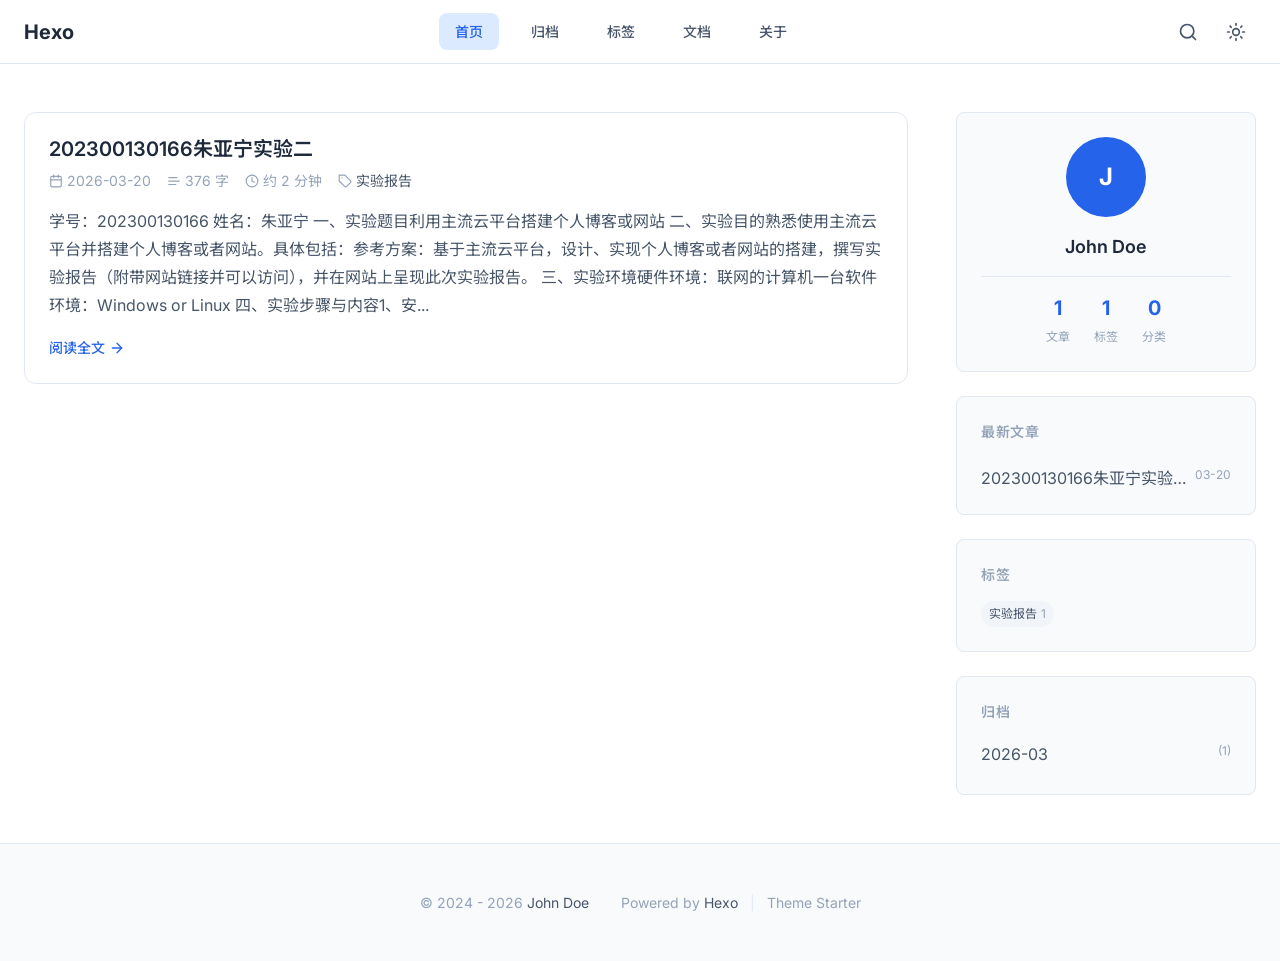
<file: index.html>
<!DOCTYPE html>
<html lang="en" data-theme="light">
<head>
  <meta charset="UTF-8">
<meta name="viewport" content="width=device-width, initial-scale=1.0">
<meta http-equiv="X-UA-Compatible" content="ie=edge">

<!-- 标题 -->
<title>Hexo</title>

<!-- 网站描述 -->
<meta name="description" content="">
<meta name="keywords" content="">
<meta name="author" content="John Doe">

<!-- Open Graph -->
<meta property="og:type" content="website">
<meta property="og:title" content="Hexo">
<meta property="og:description" content="">
<meta property="og:url" content="http://example.com/index.html">
<meta property="og:site_name" content="Hexo">


<!-- Favicon -->

<link rel="icon" href="/images/favicon.ico">


<!-- 预连接 -->
<link rel="preconnect" href="https://fonts.googleapis.com">
<link rel="preconnect" href="https://fonts.gstatic.com" crossorigin>

<!-- 字体 -->
<link href="https://fonts.googleapis.com/css2?family=Inter:wght@400;500;600;700&family=Noto+Sans+SC:wght@400;500;700&family=JetBrains+Mono:wght@400;500&display=swap" rel="stylesheet">

<!-- 样式表 -->

<link rel="stylesheet" href="/css/style.css">


<!-- RSS -->


<!-- 规范链接 -->
<link rel="canonical" href="http://example.com/index.html">

<!-- 主题色 -->
<meta name="theme-color" content="#2563eb" media="(prefers-color-scheme: light)">
<meta name="theme-color" content="#1e293b" media="(prefers-color-scheme: dark)">

<!-- 自定义样式变量 -->
<style>
  :root {
    --primary-color: #2563eb;
  }
</style>

<meta name="generator" content="Hexo 8.1.1"></head>
<body>
  <header class="site-header">
  <div class="header-container">
    <!-- Logo / 站点标题 -->
    <div class="site-brand">
      <a href="/" class="site-logo">
        
          <span class="site-title">Hexo</span>
        
      </a>
    </div>

    <!-- 导航菜单 -->
    <nav class="site-nav">
      <ul class="nav-list">
        
          <li class="nav-item">
            <a href="/" 
               class="nav-link active">
              首页
            </a>
          </li>
        
          <li class="nav-item">
            <a href="/archives" 
               class="nav-link ">
              归档
            </a>
          </li>
        
          <li class="nav-item">
            <a href="/tags" 
               class="nav-link ">
              标签
            </a>
          </li>
        
          <li class="nav-item">
            <a href="/docs/" 
               class="nav-link ">
              文档
            </a>
          </li>
        
          <li class="nav-item">
            <a href="/about" 
               class="nav-link ">
              关于
            </a>
          </li>
        
      </ul>
    </nav>

    <!-- 工具栏 -->
    <div class="header-tools">
      <!-- 搜索按钮 -->
      
        <button class="tool-btn search-toggle" aria-label="搜索" title="搜索">
          <svg xmlns="http://www.w3.org/2000/svg" width="20" height="20" viewBox="0 0 24 24" fill="none" stroke="currentColor" stroke-width="2" stroke-linecap="round" stroke-linejoin="round">
            <circle cx="11" cy="11" r="8"></circle>
            <path d="m21 21-4.3-4.3"></path>
          </svg>
        </button>
      

      <!-- 主题切换 -->
      
        <button class="tool-btn theme-toggle" aria-label="切换主题" title="切换主题">
          <svg class="icon-sun" xmlns="http://www.w3.org/2000/svg" width="20" height="20" viewBox="0 0 24 24" fill="none" stroke="currentColor" stroke-width="2" stroke-linecap="round" stroke-linejoin="round">
            <circle cx="12" cy="12" r="4"></circle>
            <path d="M12 2v2"></path>
            <path d="M12 20v2"></path>
            <path d="m4.93 4.93 1.41 1.41"></path>
            <path d="m17.66 17.66 1.41 1.41"></path>
            <path d="M2 12h2"></path>
            <path d="M20 12h2"></path>
            <path d="m6.34 17.66-1.41 1.41"></path>
            <path d="m19.07 4.93-1.41 1.41"></path>
          </svg>
          <svg class="icon-moon" xmlns="http://www.w3.org/2000/svg" width="20" height="20" viewBox="0 0 24 24" fill="none" stroke="currentColor" stroke-width="2" stroke-linecap="round" stroke-linejoin="round">
            <path d="M12 3a6 6 0 0 0 9 9 9 9 0 1 1-9-9Z"></path>
          </svg>
        </button>
      

      <!-- 移动端菜单按钮 -->
      <button class="tool-btn menu-toggle" aria-label="菜单" title="菜单">
        <svg xmlns="http://www.w3.org/2000/svg" width="20" height="20" viewBox="0 0 24 24" fill="none" stroke="currentColor" stroke-width="2" stroke-linecap="round" stroke-linejoin="round">
          <line x1="4" x2="20" y1="12" y2="12"></line>
          <line x1="4" x2="20" y1="6" y2="6"></line>
          <line x1="4" x2="20" y1="18" y2="18"></line>
        </svg>
      </button>
    </div>
  </div>

  <!-- 移动端导航 -->
  <div class="mobile-nav">
    <ul class="mobile-nav-list">
      
        <li class="mobile-nav-item">
          <a href="/" 
             class="mobile-nav-link active">
            首页
          </a>
        </li>
      
        <li class="mobile-nav-item">
          <a href="/archives" 
             class="mobile-nav-link ">
            归档
          </a>
        </li>
      
        <li class="mobile-nav-item">
          <a href="/tags" 
             class="mobile-nav-link ">
            标签
          </a>
        </li>
      
        <li class="mobile-nav-item">
          <a href="/docs/" 
             class="mobile-nav-link ">
            文档
          </a>
        </li>
      
        <li class="mobile-nav-item">
          <a href="/about" 
             class="mobile-nav-link ">
            关于
          </a>
        </li>
      
    </ul>
  </div>
</header>

  
  <main class="main-content">
    <div class="container">
      <div class="page-layout blog-layout">
  <div class="content-wrapper">
    <!-- 文章列表 -->
    <div class="post-list">
      
        <article class="post-card">
          <!-- 封面图 -->
          
          
          <div class="post-card-content">
            <!-- 标题 -->
            <h2 class="post-title">
              <a href="/2026/03/20/202300130166%E6%9C%B1%E4%BA%9A%E5%AE%81%E5%AE%9E%E9%AA%8C%E4%BA%8C/">202300130166朱亚宁实验二</a>
            </h2>
            
            <!-- 元信息 -->
            <div class="post-meta">
  <!-- 发布日期 -->
  <span class="meta-item meta-date">
    <svg xmlns="http://www.w3.org/2000/svg" width="14" height="14" viewBox="0 0 24 24" fill="none" stroke="currentColor" stroke-width="2" stroke-linecap="round" stroke-linejoin="round">
      <rect width="18" height="18" x="3" y="4" rx="2" ry="2"></rect>
      <line x1="16" x2="16" y1="2" y2="6"></line>
      <line x1="8" x2="8" y1="2" y2="6"></line>
      <line x1="3" x2="21" y1="10" y2="10"></line>
    </svg>
    <time datetime="2026-03-20">
      2026-03-20
    </time>
  </span>

  <!-- 更新日期 -->
  

  <!-- 字数统计 -->
  
    <span class="meta-item meta-wordcount">
      <svg xmlns="http://www.w3.org/2000/svg" width="14" height="14" viewBox="0 0 24 24" fill="none" stroke="currentColor" stroke-width="2" stroke-linecap="round" stroke-linejoin="round">
        <path d="M17 6.1H3"></path>
        <path d="M21 12.1H3"></path>
        <path d="M15.1 18H3"></path>
      </svg>
      
      376 字
    </span>
  

  <!-- 阅读时间 -->
  
    <span class="meta-item meta-readtime">
      <svg xmlns="http://www.w3.org/2000/svg" width="14" height="14" viewBox="0 0 24 24" fill="none" stroke="currentColor" stroke-width="2" stroke-linecap="round" stroke-linejoin="round">
        <circle cx="12" cy="12" r="10"></circle>
        <polyline points="12 6 12 12 16 14"></polyline>
      </svg>
      
      约 2 分钟
    </span>
  

  <!-- 标签（仅在列表页显示前几个） -->
  
    <span class="meta-item meta-tags">
      <svg xmlns="http://www.w3.org/2000/svg" width="14" height="14" viewBox="0 0 24 24" fill="none" stroke="currentColor" stroke-width="2" stroke-linecap="round" stroke-linejoin="round">
        <path d="M12 2H2v10l9.29 9.29c.94.94 2.48.94 3.42 0l6.58-6.58c.94-.94.94-2.48 0-3.42L12 2Z"></path>
        <path d="M7 7h.01"></path>
      </svg>
      
        <a href="/tags/%E5%AE%9E%E9%AA%8C%E6%8A%A5%E5%91%8A/">实验报告</a>
      
    </span>
  
</div>

            
            <!-- 摘要 -->
            <div class="post-excerpt">
              
                学号：202300130166     姓名：朱亚宁
一、实验题目利用主流云平台搭建个人博客或网站
二、实验目的熟悉使用主流云平台并搭建个人博客或者网站。具体包括：参考方案：基于主流云平台，设计、实现个人博客或者网站的搭建，撰写实验报告（附带网站链接并可以访问），并在网站上呈现此次实验报告。
三、实验环境硬件环境：联网的计算机一台软件环境：Windows or Linux
四、实验步骤与内容1、安...
              
            </div>
            
            <!-- 阅读更多 -->
            <a href="/2026/03/20/202300130166%E6%9C%B1%E4%BA%9A%E5%AE%81%E5%AE%9E%E9%AA%8C%E4%BA%8C/" class="read-more">
              阅读全文
              <svg xmlns="http://www.w3.org/2000/svg" width="16" height="16" viewBox="0 0 24 24" fill="none" stroke="currentColor" stroke-width="2" stroke-linecap="round" stroke-linejoin="round">
                <path d="M5 12h14"></path>
                <path d="m12 5 7 7-7 7"></path>
              </svg>
            </a>
          </div>
        </article>
      
    </div>

    <!-- 分页 -->
    

  </div>

  <!-- 侧边栏 -->
  <aside class="blog-sidebar">
  <!-- 作者信息 -->
  <div class="sidebar-widget author-widget">
    <div class="author-avatar">
      
        <div class="avatar-placeholder">
          J
        </div>
      
    </div>
    <h3 class="author-name">John Doe</h3>
    <p class="author-desc"></p>
    <div class="author-stats">
      <div class="stat-item">
        <span class="stat-count">1</span>
        <span class="stat-label">文章</span>
      </div>
      <div class="stat-item">
        <span class="stat-count">1</span>
        <span class="stat-label">标签</span>
      </div>
      <div class="stat-item">
        <span class="stat-count">0</span>
        <span class="stat-label">分类</span>
      </div>
    </div>
  </div>

  <!-- 最新文章 -->
  
    <div class="sidebar-widget recent-posts-widget">
      <h3 class="widget-title">最新文章</h3>
      <ul class="recent-posts-list">
        
          <li class="recent-post-item">
            <a href="/2026/03/20/202300130166%E6%9C%B1%E4%BA%9A%E5%AE%81%E5%AE%9E%E9%AA%8C%E4%BA%8C/">
              <span class="recent-post-title">202300130166朱亚宁实验二</span>
              <span class="recent-post-date">03-20</span>
            </a>
          </li>
        
      </ul>
    </div>
  

  <!-- 标签云 -->
  
    <div class="sidebar-widget tags-widget">
      <h3 class="widget-title">标签</h3>
      <div class="sidebar-tags">
        
          <a href="/tags/%E5%AE%9E%E9%AA%8C%E6%8A%A5%E5%91%8A/" class="sidebar-tag">
            实验报告<span class="tag-count">1</span>
          </a>
        
      </div>
    </div>
  

  <!-- 归档 -->
  
    <div class="sidebar-widget archives-widget">
      <h3 class="widget-title">归档</h3>
      <ul class="archives-list">
        
        
          <li class="archive-item">
            <a href="/archives/2026/03/">
              <span class="archive-date">2026-03</span>
              <span class="archive-count">(1)</span>
            </a>
          </li>
        
      </ul>
    </div>
  
</aside>

</div>

    </div>
  </main>

  <footer class="site-footer">
  <div class="footer-container">
    <div class="footer-content">
      <!-- 版权信息 -->
      <div class="footer-copyright">
        <p>
          &copy; 
          
            2024 - 
          
          2026 
          <a href="/">John Doe</a>
        </p>
      </div>

      <!-- 社交链接 -->
      
        <div class="footer-social">
          
          
          
        </div>
      

      <!-- 技术支持 -->
      <div class="footer-powered">
        <p>
          Powered by <a href="https://hexo.io" target="_blank" rel="noopener noreferrer">Hexo</a>
          <span class="separator">|</span>
          Theme Starter
        </p>
      </div>

      <!-- 备案信息 -->
      

      <!-- 自定义内容 -->
      
    </div>
  </div>
</footer>

  
  <!-- 搜索模态框 -->
  
    <div id="search-modal" class="search-modal">
  <div class="search-container">
    <!-- 搜索头部 -->
    <div class="search-header">
      <div class="search-input-wrapper">
        <svg class="search-icon" xmlns="http://www.w3.org/2000/svg" width="20" height="20" viewBox="0 0 24 24" fill="none" stroke="currentColor" stroke-width="2" stroke-linecap="round" stroke-linejoin="round">
          <circle cx="11" cy="11" r="8"></circle>
          <path d="m21 21-4.3-4.3"></path>
        </svg>
        <input 
          type="text" 
          id="search-input" 
          class="search-input" 
          placeholder="搜索文章、文档..." 
          autocomplete="off"
          autofocus
        >
        <button class="search-close" aria-label="关闭">
          <svg xmlns="http://www.w3.org/2000/svg" width="20" height="20" viewBox="0 0 24 24" fill="none" stroke="currentColor" stroke-width="2" stroke-linecap="round" stroke-linejoin="round">
            <path d="M18 6 6 18"></path>
            <path d="m6 6 12 12"></path>
          </svg>
        </button>
      </div>
      <div class="search-shortcut">
        <kbd>ESC</kbd> 关闭
        <span class="shortcut-divider">|</span>
        <kbd>↑</kbd><kbd>↓</kbd> 导航
        <span class="shortcut-divider">|</span>
        <kbd>Enter</kbd> 打开
      </div>
    </div>

    <!-- 搜索结果 -->
    <div id="search-results" class="search-results">
      <div class="search-tip">输入关键词开始搜索</div>
    </div>

    <!-- 搜索页脚 -->
    <div class="search-footer">
      <span class="search-footer-text">
        <kbd>Ctrl</kbd> + <kbd>K</kbd> 快速搜索
      </span>
    </div>
  </div>
</div>

  

  <!-- 站点配置 -->
  <script>
    window.STARTER_CONFIG = {
      root: '/',
      searchEnabled: true
    };
  </script>

  <!-- 主脚本 -->
  
<script src="/js/main.js"></script>

  
  
    
<script src="/js/search.js"></script>

  
  
  
</body>
</html>
</file>
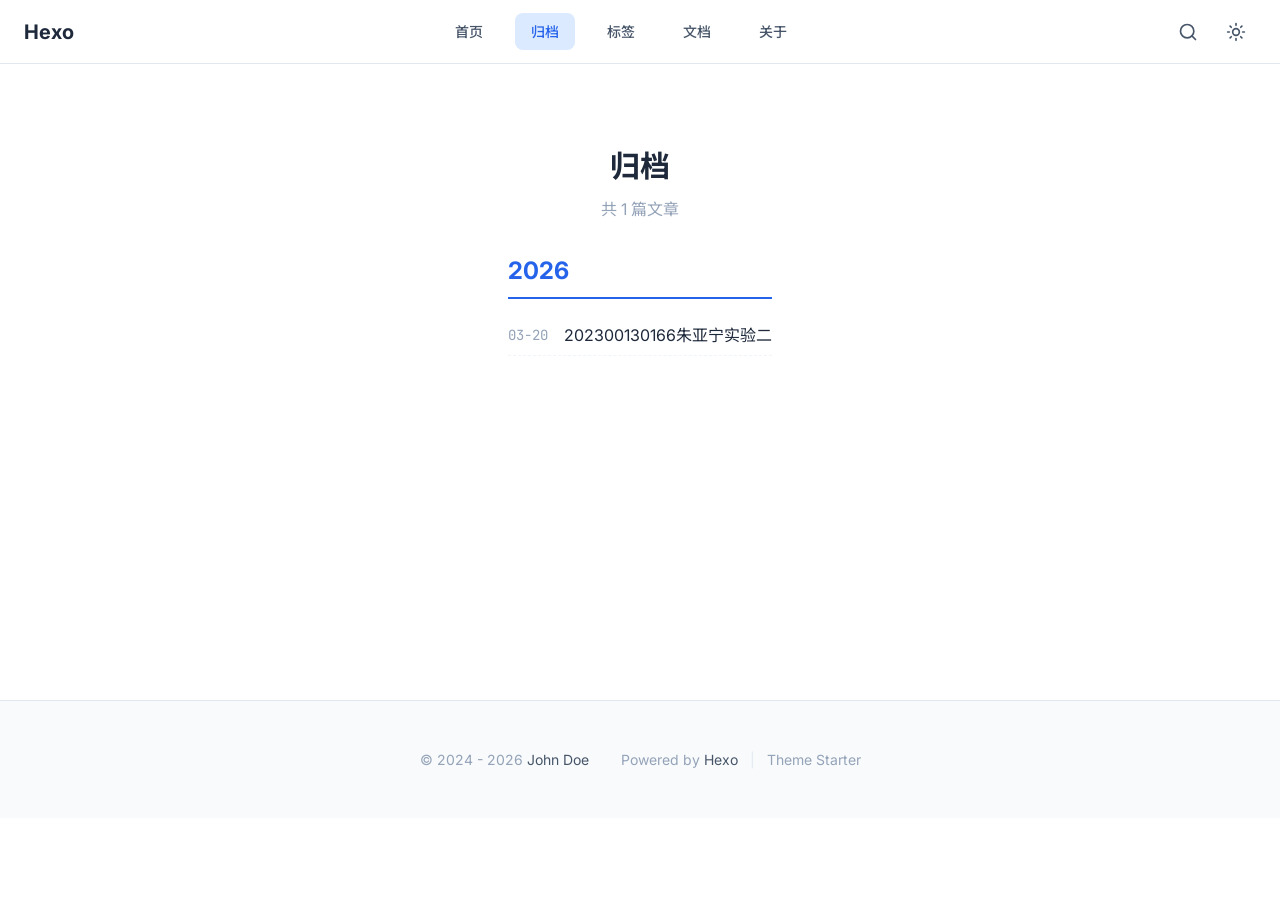
<file: archives/index.html>
<!DOCTYPE html>
<html lang="en" data-theme="light">
<head>
  <meta charset="UTF-8">
<meta name="viewport" content="width=device-width, initial-scale=1.0">
<meta http-equiv="X-UA-Compatible" content="ie=edge">

<!-- 标题 -->
<title>Hexo</title>

<!-- 网站描述 -->
<meta name="description" content="">
<meta name="keywords" content="">
<meta name="author" content="John Doe">

<!-- Open Graph -->
<meta property="og:type" content="website">
<meta property="og:title" content="Hexo">
<meta property="og:description" content="">
<meta property="og:url" content="http://example.com/archives/index.html">
<meta property="og:site_name" content="Hexo">


<!-- Favicon -->

<link rel="icon" href="/images/favicon.ico">


<!-- 预连接 -->
<link rel="preconnect" href="https://fonts.googleapis.com">
<link rel="preconnect" href="https://fonts.gstatic.com" crossorigin>

<!-- 字体 -->
<link href="https://fonts.googleapis.com/css2?family=Inter:wght@400;500;600;700&family=Noto+Sans+SC:wght@400;500;700&family=JetBrains+Mono:wght@400;500&display=swap" rel="stylesheet">

<!-- 样式表 -->

<link rel="stylesheet" href="/css/style.css">


<!-- RSS -->


<!-- 规范链接 -->
<link rel="canonical" href="http://example.com/archives/index.html">

<!-- 主题色 -->
<meta name="theme-color" content="#2563eb" media="(prefers-color-scheme: light)">
<meta name="theme-color" content="#1e293b" media="(prefers-color-scheme: dark)">

<!-- 自定义样式变量 -->
<style>
  :root {
    --primary-color: #2563eb;
  }
</style>

<meta name="generator" content="Hexo 8.1.1"></head>
<body>
  <header class="site-header">
  <div class="header-container">
    <!-- Logo / 站点标题 -->
    <div class="site-brand">
      <a href="/" class="site-logo">
        
          <span class="site-title">Hexo</span>
        
      </a>
    </div>

    <!-- 导航菜单 -->
    <nav class="site-nav">
      <ul class="nav-list">
        
          <li class="nav-item">
            <a href="/" 
               class="nav-link ">
              首页
            </a>
          </li>
        
          <li class="nav-item">
            <a href="/archives" 
               class="nav-link active">
              归档
            </a>
          </li>
        
          <li class="nav-item">
            <a href="/tags" 
               class="nav-link ">
              标签
            </a>
          </li>
        
          <li class="nav-item">
            <a href="/docs/" 
               class="nav-link ">
              文档
            </a>
          </li>
        
          <li class="nav-item">
            <a href="/about" 
               class="nav-link ">
              关于
            </a>
          </li>
        
      </ul>
    </nav>

    <!-- 工具栏 -->
    <div class="header-tools">
      <!-- 搜索按钮 -->
      
        <button class="tool-btn search-toggle" aria-label="搜索" title="搜索">
          <svg xmlns="http://www.w3.org/2000/svg" width="20" height="20" viewBox="0 0 24 24" fill="none" stroke="currentColor" stroke-width="2" stroke-linecap="round" stroke-linejoin="round">
            <circle cx="11" cy="11" r="8"></circle>
            <path d="m21 21-4.3-4.3"></path>
          </svg>
        </button>
      

      <!-- 主题切换 -->
      
        <button class="tool-btn theme-toggle" aria-label="切换主题" title="切换主题">
          <svg class="icon-sun" xmlns="http://www.w3.org/2000/svg" width="20" height="20" viewBox="0 0 24 24" fill="none" stroke="currentColor" stroke-width="2" stroke-linecap="round" stroke-linejoin="round">
            <circle cx="12" cy="12" r="4"></circle>
            <path d="M12 2v2"></path>
            <path d="M12 20v2"></path>
            <path d="m4.93 4.93 1.41 1.41"></path>
            <path d="m17.66 17.66 1.41 1.41"></path>
            <path d="M2 12h2"></path>
            <path d="M20 12h2"></path>
            <path d="m6.34 17.66-1.41 1.41"></path>
            <path d="m19.07 4.93-1.41 1.41"></path>
          </svg>
          <svg class="icon-moon" xmlns="http://www.w3.org/2000/svg" width="20" height="20" viewBox="0 0 24 24" fill="none" stroke="currentColor" stroke-width="2" stroke-linecap="round" stroke-linejoin="round">
            <path d="M12 3a6 6 0 0 0 9 9 9 9 0 1 1-9-9Z"></path>
          </svg>
        </button>
      

      <!-- 移动端菜单按钮 -->
      <button class="tool-btn menu-toggle" aria-label="菜单" title="菜单">
        <svg xmlns="http://www.w3.org/2000/svg" width="20" height="20" viewBox="0 0 24 24" fill="none" stroke="currentColor" stroke-width="2" stroke-linecap="round" stroke-linejoin="round">
          <line x1="4" x2="20" y1="12" y2="12"></line>
          <line x1="4" x2="20" y1="6" y2="6"></line>
          <line x1="4" x2="20" y1="18" y2="18"></line>
        </svg>
      </button>
    </div>
  </div>

  <!-- 移动端导航 -->
  <div class="mobile-nav">
    <ul class="mobile-nav-list">
      
        <li class="mobile-nav-item">
          <a href="/" 
             class="mobile-nav-link ">
            首页
          </a>
        </li>
      
        <li class="mobile-nav-item">
          <a href="/archives" 
             class="mobile-nav-link active">
            归档
          </a>
        </li>
      
        <li class="mobile-nav-item">
          <a href="/tags" 
             class="mobile-nav-link ">
            标签
          </a>
        </li>
      
        <li class="mobile-nav-item">
          <a href="/docs/" 
             class="mobile-nav-link ">
            文档
          </a>
        </li>
      
        <li class="mobile-nav-item">
          <a href="/about" 
             class="mobile-nav-link ">
            关于
          </a>
        </li>
      
    </ul>
  </div>
</header>

  
  <main class="main-content">
    <div class="container">
      <div class="page-layout archive-layout">
  <div class="archive-wrapper">
    <header class="archive-header">
      <h1 class="archive-title">
        
          归档
        
      </h1>
      <p class="archive-count">共 1 篇文章</p>
    </header>

    <div class="archive-content">
      
        
          
          
          <h2 class="archive-year">2026</h2>
          <ul class="archive-list">
        
        
        <li class="archive-item">
          <span class="archive-date">03-20</span>
          <a href="/2026/03/20/202300130166%E6%9C%B1%E4%BA%9A%E5%AE%81%E5%AE%9E%E9%AA%8C%E4%BA%8C/" class="archive-link">202300130166朱亚宁实验二</a>
        </li>
      
      
      
        </ul>
      
    </div>

    <!-- 分页 -->
    

  </div>
</div>

    </div>
  </main>

  <footer class="site-footer">
  <div class="footer-container">
    <div class="footer-content">
      <!-- 版权信息 -->
      <div class="footer-copyright">
        <p>
          &copy; 
          
            2024 - 
          
          2026 
          <a href="/">John Doe</a>
        </p>
      </div>

      <!-- 社交链接 -->
      
        <div class="footer-social">
          
          
          
        </div>
      

      <!-- 技术支持 -->
      <div class="footer-powered">
        <p>
          Powered by <a href="https://hexo.io" target="_blank" rel="noopener noreferrer">Hexo</a>
          <span class="separator">|</span>
          Theme Starter
        </p>
      </div>

      <!-- 备案信息 -->
      

      <!-- 自定义内容 -->
      
    </div>
  </div>
</footer>

  
  <!-- 搜索模态框 -->
  
    <div id="search-modal" class="search-modal">
  <div class="search-container">
    <!-- 搜索头部 -->
    <div class="search-header">
      <div class="search-input-wrapper">
        <svg class="search-icon" xmlns="http://www.w3.org/2000/svg" width="20" height="20" viewBox="0 0 24 24" fill="none" stroke="currentColor" stroke-width="2" stroke-linecap="round" stroke-linejoin="round">
          <circle cx="11" cy="11" r="8"></circle>
          <path d="m21 21-4.3-4.3"></path>
        </svg>
        <input 
          type="text" 
          id="search-input" 
          class="search-input" 
          placeholder="搜索文章、文档..." 
          autocomplete="off"
          autofocus
        >
        <button class="search-close" aria-label="关闭">
          <svg xmlns="http://www.w3.org/2000/svg" width="20" height="20" viewBox="0 0 24 24" fill="none" stroke="currentColor" stroke-width="2" stroke-linecap="round" stroke-linejoin="round">
            <path d="M18 6 6 18"></path>
            <path d="m6 6 12 12"></path>
          </svg>
        </button>
      </div>
      <div class="search-shortcut">
        <kbd>ESC</kbd> 关闭
        <span class="shortcut-divider">|</span>
        <kbd>↑</kbd><kbd>↓</kbd> 导航
        <span class="shortcut-divider">|</span>
        <kbd>Enter</kbd> 打开
      </div>
    </div>

    <!-- 搜索结果 -->
    <div id="search-results" class="search-results">
      <div class="search-tip">输入关键词开始搜索</div>
    </div>

    <!-- 搜索页脚 -->
    <div class="search-footer">
      <span class="search-footer-text">
        <kbd>Ctrl</kbd> + <kbd>K</kbd> 快速搜索
      </span>
    </div>
  </div>
</div>

  

  <!-- 站点配置 -->
  <script>
    window.STARTER_CONFIG = {
      root: '/',
      searchEnabled: true
    };
  </script>

  <!-- 主脚本 -->
  
<script src="/js/main.js"></script>

  
  
    
<script src="/js/search.js"></script>

  
  
  
</body>
</html>
</file>
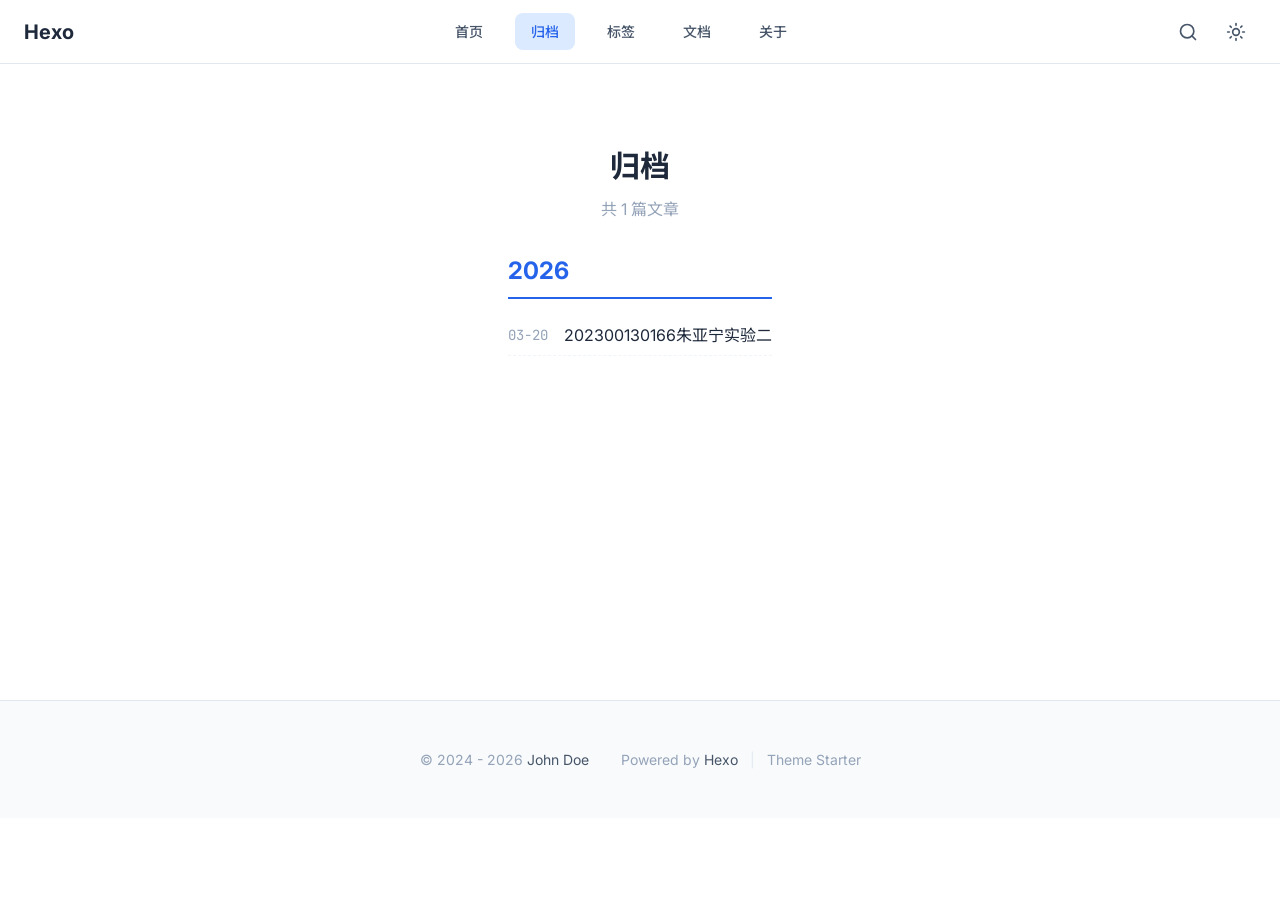
<file: archives/2026/index.html>
<!DOCTYPE html>
<html lang="en" data-theme="light">
<head>
  <meta charset="UTF-8">
<meta name="viewport" content="width=device-width, initial-scale=1.0">
<meta http-equiv="X-UA-Compatible" content="ie=edge">

<!-- 标题 -->
<title>Hexo</title>

<!-- 网站描述 -->
<meta name="description" content="">
<meta name="keywords" content="">
<meta name="author" content="John Doe">

<!-- Open Graph -->
<meta property="og:type" content="website">
<meta property="og:title" content="Hexo">
<meta property="og:description" content="">
<meta property="og:url" content="http://example.com/archives/2026/index.html">
<meta property="og:site_name" content="Hexo">


<!-- Favicon -->

<link rel="icon" href="/images/favicon.ico">


<!-- 预连接 -->
<link rel="preconnect" href="https://fonts.googleapis.com">
<link rel="preconnect" href="https://fonts.gstatic.com" crossorigin>

<!-- 字体 -->
<link href="https://fonts.googleapis.com/css2?family=Inter:wght@400;500;600;700&family=Noto+Sans+SC:wght@400;500;700&family=JetBrains+Mono:wght@400;500&display=swap" rel="stylesheet">

<!-- 样式表 -->

<link rel="stylesheet" href="/css/style.css">


<!-- RSS -->


<!-- 规范链接 -->
<link rel="canonical" href="http://example.com/archives/2026/index.html">

<!-- 主题色 -->
<meta name="theme-color" content="#2563eb" media="(prefers-color-scheme: light)">
<meta name="theme-color" content="#1e293b" media="(prefers-color-scheme: dark)">

<!-- 自定义样式变量 -->
<style>
  :root {
    --primary-color: #2563eb;
  }
</style>

<meta name="generator" content="Hexo 8.1.1"></head>
<body>
  <header class="site-header">
  <div class="header-container">
    <!-- Logo / 站点标题 -->
    <div class="site-brand">
      <a href="/" class="site-logo">
        
          <span class="site-title">Hexo</span>
        
      </a>
    </div>

    <!-- 导航菜单 -->
    <nav class="site-nav">
      <ul class="nav-list">
        
          <li class="nav-item">
            <a href="/" 
               class="nav-link ">
              首页
            </a>
          </li>
        
          <li class="nav-item">
            <a href="/archives" 
               class="nav-link active">
              归档
            </a>
          </li>
        
          <li class="nav-item">
            <a href="/tags" 
               class="nav-link ">
              标签
            </a>
          </li>
        
          <li class="nav-item">
            <a href="/docs/" 
               class="nav-link ">
              文档
            </a>
          </li>
        
          <li class="nav-item">
            <a href="/about" 
               class="nav-link ">
              关于
            </a>
          </li>
        
      </ul>
    </nav>

    <!-- 工具栏 -->
    <div class="header-tools">
      <!-- 搜索按钮 -->
      
        <button class="tool-btn search-toggle" aria-label="搜索" title="搜索">
          <svg xmlns="http://www.w3.org/2000/svg" width="20" height="20" viewBox="0 0 24 24" fill="none" stroke="currentColor" stroke-width="2" stroke-linecap="round" stroke-linejoin="round">
            <circle cx="11" cy="11" r="8"></circle>
            <path d="m21 21-4.3-4.3"></path>
          </svg>
        </button>
      

      <!-- 主题切换 -->
      
        <button class="tool-btn theme-toggle" aria-label="切换主题" title="切换主题">
          <svg class="icon-sun" xmlns="http://www.w3.org/2000/svg" width="20" height="20" viewBox="0 0 24 24" fill="none" stroke="currentColor" stroke-width="2" stroke-linecap="round" stroke-linejoin="round">
            <circle cx="12" cy="12" r="4"></circle>
            <path d="M12 2v2"></path>
            <path d="M12 20v2"></path>
            <path d="m4.93 4.93 1.41 1.41"></path>
            <path d="m17.66 17.66 1.41 1.41"></path>
            <path d="M2 12h2"></path>
            <path d="M20 12h2"></path>
            <path d="m6.34 17.66-1.41 1.41"></path>
            <path d="m19.07 4.93-1.41 1.41"></path>
          </svg>
          <svg class="icon-moon" xmlns="http://www.w3.org/2000/svg" width="20" height="20" viewBox="0 0 24 24" fill="none" stroke="currentColor" stroke-width="2" stroke-linecap="round" stroke-linejoin="round">
            <path d="M12 3a6 6 0 0 0 9 9 9 9 0 1 1-9-9Z"></path>
          </svg>
        </button>
      

      <!-- 移动端菜单按钮 -->
      <button class="tool-btn menu-toggle" aria-label="菜单" title="菜单">
        <svg xmlns="http://www.w3.org/2000/svg" width="20" height="20" viewBox="0 0 24 24" fill="none" stroke="currentColor" stroke-width="2" stroke-linecap="round" stroke-linejoin="round">
          <line x1="4" x2="20" y1="12" y2="12"></line>
          <line x1="4" x2="20" y1="6" y2="6"></line>
          <line x1="4" x2="20" y1="18" y2="18"></line>
        </svg>
      </button>
    </div>
  </div>

  <!-- 移动端导航 -->
  <div class="mobile-nav">
    <ul class="mobile-nav-list">
      
        <li class="mobile-nav-item">
          <a href="/" 
             class="mobile-nav-link ">
            首页
          </a>
        </li>
      
        <li class="mobile-nav-item">
          <a href="/archives" 
             class="mobile-nav-link active">
            归档
          </a>
        </li>
      
        <li class="mobile-nav-item">
          <a href="/tags" 
             class="mobile-nav-link ">
            标签
          </a>
        </li>
      
        <li class="mobile-nav-item">
          <a href="/docs/" 
             class="mobile-nav-link ">
            文档
          </a>
        </li>
      
        <li class="mobile-nav-item">
          <a href="/about" 
             class="mobile-nav-link ">
            关于
          </a>
        </li>
      
    </ul>
  </div>
</header>

  
  <main class="main-content">
    <div class="container">
      <div class="page-layout archive-layout">
  <div class="archive-wrapper">
    <header class="archive-header">
      <h1 class="archive-title">
        
          归档
        
      </h1>
      <p class="archive-count">共 1 篇文章</p>
    </header>

    <div class="archive-content">
      
        
          
          
          <h2 class="archive-year">2026</h2>
          <ul class="archive-list">
        
        
        <li class="archive-item">
          <span class="archive-date">03-20</span>
          <a href="/2026/03/20/202300130166%E6%9C%B1%E4%BA%9A%E5%AE%81%E5%AE%9E%E9%AA%8C%E4%BA%8C/" class="archive-link">202300130166朱亚宁实验二</a>
        </li>
      
      
      
        </ul>
      
    </div>

    <!-- 分页 -->
    

  </div>
</div>

    </div>
  </main>

  <footer class="site-footer">
  <div class="footer-container">
    <div class="footer-content">
      <!-- 版权信息 -->
      <div class="footer-copyright">
        <p>
          &copy; 
          
            2024 - 
          
          2026 
          <a href="/">John Doe</a>
        </p>
      </div>

      <!-- 社交链接 -->
      
        <div class="footer-social">
          
          
          
        </div>
      

      <!-- 技术支持 -->
      <div class="footer-powered">
        <p>
          Powered by <a href="https://hexo.io" target="_blank" rel="noopener noreferrer">Hexo</a>
          <span class="separator">|</span>
          Theme Starter
        </p>
      </div>

      <!-- 备案信息 -->
      

      <!-- 自定义内容 -->
      
    </div>
  </div>
</footer>

  
  <!-- 搜索模态框 -->
  
    <div id="search-modal" class="search-modal">
  <div class="search-container">
    <!-- 搜索头部 -->
    <div class="search-header">
      <div class="search-input-wrapper">
        <svg class="search-icon" xmlns="http://www.w3.org/2000/svg" width="20" height="20" viewBox="0 0 24 24" fill="none" stroke="currentColor" stroke-width="2" stroke-linecap="round" stroke-linejoin="round">
          <circle cx="11" cy="11" r="8"></circle>
          <path d="m21 21-4.3-4.3"></path>
        </svg>
        <input 
          type="text" 
          id="search-input" 
          class="search-input" 
          placeholder="搜索文章、文档..." 
          autocomplete="off"
          autofocus
        >
        <button class="search-close" aria-label="关闭">
          <svg xmlns="http://www.w3.org/2000/svg" width="20" height="20" viewBox="0 0 24 24" fill="none" stroke="currentColor" stroke-width="2" stroke-linecap="round" stroke-linejoin="round">
            <path d="M18 6 6 18"></path>
            <path d="m6 6 12 12"></path>
          </svg>
        </button>
      </div>
      <div class="search-shortcut">
        <kbd>ESC</kbd> 关闭
        <span class="shortcut-divider">|</span>
        <kbd>↑</kbd><kbd>↓</kbd> 导航
        <span class="shortcut-divider">|</span>
        <kbd>Enter</kbd> 打开
      </div>
    </div>

    <!-- 搜索结果 -->
    <div id="search-results" class="search-results">
      <div class="search-tip">输入关键词开始搜索</div>
    </div>

    <!-- 搜索页脚 -->
    <div class="search-footer">
      <span class="search-footer-text">
        <kbd>Ctrl</kbd> + <kbd>K</kbd> 快速搜索
      </span>
    </div>
  </div>
</div>

  

  <!-- 站点配置 -->
  <script>
    window.STARTER_CONFIG = {
      root: '/',
      searchEnabled: true
    };
  </script>

  <!-- 主脚本 -->
  
<script src="/js/main.js"></script>

  
  
    
<script src="/js/search.js"></script>

  
  
  
</body>
</html>
</file>
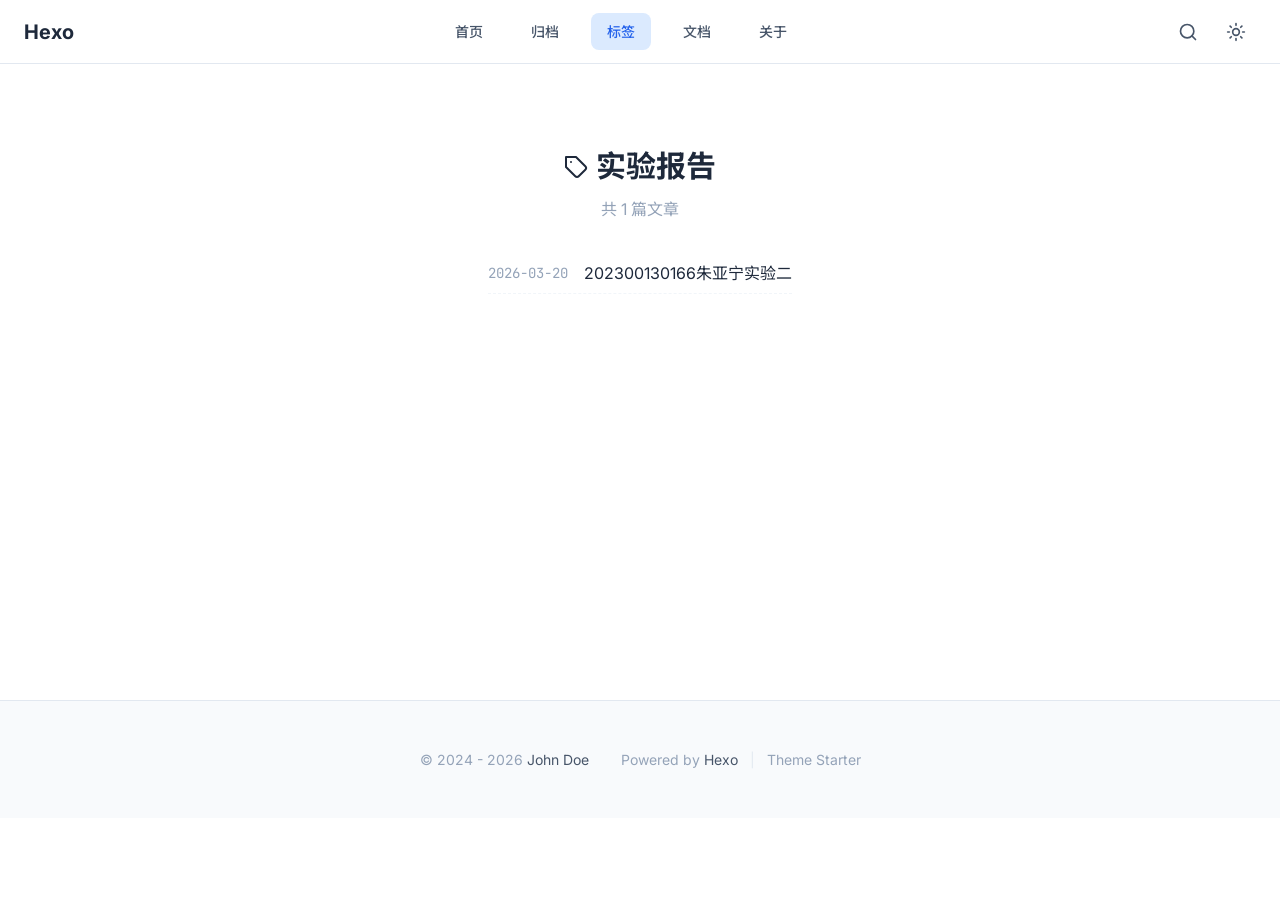
<file: tags/实验报告/index.html>
<!DOCTYPE html>
<html lang="en" data-theme="light">
<head>
  <meta charset="UTF-8">
<meta name="viewport" content="width=device-width, initial-scale=1.0">
<meta http-equiv="X-UA-Compatible" content="ie=edge">

<!-- 标题 -->
<title>Hexo</title>

<!-- 网站描述 -->
<meta name="description" content="">
<meta name="keywords" content="">
<meta name="author" content="John Doe">

<!-- Open Graph -->
<meta property="og:type" content="website">
<meta property="og:title" content="Hexo">
<meta property="og:description" content="">
<meta property="og:url" content="http://example.com/tags/%E5%AE%9E%E9%AA%8C%E6%8A%A5%E5%91%8A/index.html">
<meta property="og:site_name" content="Hexo">


<!-- Favicon -->

<link rel="icon" href="/images/favicon.ico">


<!-- 预连接 -->
<link rel="preconnect" href="https://fonts.googleapis.com">
<link rel="preconnect" href="https://fonts.gstatic.com" crossorigin>

<!-- 字体 -->
<link href="https://fonts.googleapis.com/css2?family=Inter:wght@400;500;600;700&family=Noto+Sans+SC:wght@400;500;700&family=JetBrains+Mono:wght@400;500&display=swap" rel="stylesheet">

<!-- 样式表 -->

<link rel="stylesheet" href="/css/style.css">


<!-- RSS -->


<!-- 规范链接 -->
<link rel="canonical" href="http://example.com/tags/%E5%AE%9E%E9%AA%8C%E6%8A%A5%E5%91%8A/index.html">

<!-- 主题色 -->
<meta name="theme-color" content="#2563eb" media="(prefers-color-scheme: light)">
<meta name="theme-color" content="#1e293b" media="(prefers-color-scheme: dark)">

<!-- 自定义样式变量 -->
<style>
  :root {
    --primary-color: #2563eb;
  }
</style>

<meta name="generator" content="Hexo 8.1.1"></head>
<body>
  <header class="site-header">
  <div class="header-container">
    <!-- Logo / 站点标题 -->
    <div class="site-brand">
      <a href="/" class="site-logo">
        
          <span class="site-title">Hexo</span>
        
      </a>
    </div>

    <!-- 导航菜单 -->
    <nav class="site-nav">
      <ul class="nav-list">
        
          <li class="nav-item">
            <a href="/" 
               class="nav-link ">
              首页
            </a>
          </li>
        
          <li class="nav-item">
            <a href="/archives" 
               class="nav-link ">
              归档
            </a>
          </li>
        
          <li class="nav-item">
            <a href="/tags" 
               class="nav-link active">
              标签
            </a>
          </li>
        
          <li class="nav-item">
            <a href="/docs/" 
               class="nav-link ">
              文档
            </a>
          </li>
        
          <li class="nav-item">
            <a href="/about" 
               class="nav-link ">
              关于
            </a>
          </li>
        
      </ul>
    </nav>

    <!-- 工具栏 -->
    <div class="header-tools">
      <!-- 搜索按钮 -->
      
        <button class="tool-btn search-toggle" aria-label="搜索" title="搜索">
          <svg xmlns="http://www.w3.org/2000/svg" width="20" height="20" viewBox="0 0 24 24" fill="none" stroke="currentColor" stroke-width="2" stroke-linecap="round" stroke-linejoin="round">
            <circle cx="11" cy="11" r="8"></circle>
            <path d="m21 21-4.3-4.3"></path>
          </svg>
        </button>
      

      <!-- 主题切换 -->
      
        <button class="tool-btn theme-toggle" aria-label="切换主题" title="切换主题">
          <svg class="icon-sun" xmlns="http://www.w3.org/2000/svg" width="20" height="20" viewBox="0 0 24 24" fill="none" stroke="currentColor" stroke-width="2" stroke-linecap="round" stroke-linejoin="round">
            <circle cx="12" cy="12" r="4"></circle>
            <path d="M12 2v2"></path>
            <path d="M12 20v2"></path>
            <path d="m4.93 4.93 1.41 1.41"></path>
            <path d="m17.66 17.66 1.41 1.41"></path>
            <path d="M2 12h2"></path>
            <path d="M20 12h2"></path>
            <path d="m6.34 17.66-1.41 1.41"></path>
            <path d="m19.07 4.93-1.41 1.41"></path>
          </svg>
          <svg class="icon-moon" xmlns="http://www.w3.org/2000/svg" width="20" height="20" viewBox="0 0 24 24" fill="none" stroke="currentColor" stroke-width="2" stroke-linecap="round" stroke-linejoin="round">
            <path d="M12 3a6 6 0 0 0 9 9 9 9 0 1 1-9-9Z"></path>
          </svg>
        </button>
      

      <!-- 移动端菜单按钮 -->
      <button class="tool-btn menu-toggle" aria-label="菜单" title="菜单">
        <svg xmlns="http://www.w3.org/2000/svg" width="20" height="20" viewBox="0 0 24 24" fill="none" stroke="currentColor" stroke-width="2" stroke-linecap="round" stroke-linejoin="round">
          <line x1="4" x2="20" y1="12" y2="12"></line>
          <line x1="4" x2="20" y1="6" y2="6"></line>
          <line x1="4" x2="20" y1="18" y2="18"></line>
        </svg>
      </button>
    </div>
  </div>

  <!-- 移动端导航 -->
  <div class="mobile-nav">
    <ul class="mobile-nav-list">
      
        <li class="mobile-nav-item">
          <a href="/" 
             class="mobile-nav-link ">
            首页
          </a>
        </li>
      
        <li class="mobile-nav-item">
          <a href="/archives" 
             class="mobile-nav-link ">
            归档
          </a>
        </li>
      
        <li class="mobile-nav-item">
          <a href="/tags" 
             class="mobile-nav-link active">
            标签
          </a>
        </li>
      
        <li class="mobile-nav-item">
          <a href="/docs/" 
             class="mobile-nav-link ">
            文档
          </a>
        </li>
      
        <li class="mobile-nav-item">
          <a href="/about" 
             class="mobile-nav-link ">
            关于
          </a>
        </li>
      
    </ul>
  </div>
</header>

  
  <main class="main-content">
    <div class="container">
      <div class="page-layout archive-layout">
  <div class="archive-wrapper">
    <header class="archive-header">
      <h1 class="archive-title">
        <svg xmlns="http://www.w3.org/2000/svg" width="24" height="24" viewBox="0 0 24 24" fill="none" stroke="currentColor" stroke-width="2" stroke-linecap="round" stroke-linejoin="round">
          <path d="M12 2H2v10l9.29 9.29c.94.94 2.48.94 3.42 0l6.58-6.58c.94-.94.94-2.48 0-3.42L12 2Z"></path>
          <path d="M7 7h.01"></path>
        </svg>
        实验报告
      </h1>
      <p class="archive-count">共 1 篇文章</p>
    </header>

    <div class="archive-content">
      <ul class="archive-list">
        
          <li class="archive-item">
            <span class="archive-date">2026-03-20</span>
            <a href="/2026/03/20/202300130166%E6%9C%B1%E4%BA%9A%E5%AE%81%E5%AE%9E%E9%AA%8C%E4%BA%8C/" class="archive-link">202300130166朱亚宁实验二</a>
          </li>
        
      </ul>
    </div>

    <!-- 分页 -->
    

  </div>
</div>

    </div>
  </main>

  <footer class="site-footer">
  <div class="footer-container">
    <div class="footer-content">
      <!-- 版权信息 -->
      <div class="footer-copyright">
        <p>
          &copy; 
          
            2024 - 
          
          2026 
          <a href="/">John Doe</a>
        </p>
      </div>

      <!-- 社交链接 -->
      
        <div class="footer-social">
          
          
          
        </div>
      

      <!-- 技术支持 -->
      <div class="footer-powered">
        <p>
          Powered by <a href="https://hexo.io" target="_blank" rel="noopener noreferrer">Hexo</a>
          <span class="separator">|</span>
          Theme Starter
        </p>
      </div>

      <!-- 备案信息 -->
      

      <!-- 自定义内容 -->
      
    </div>
  </div>
</footer>

  
  <!-- 搜索模态框 -->
  
    <div id="search-modal" class="search-modal">
  <div class="search-container">
    <!-- 搜索头部 -->
    <div class="search-header">
      <div class="search-input-wrapper">
        <svg class="search-icon" xmlns="http://www.w3.org/2000/svg" width="20" height="20" viewBox="0 0 24 24" fill="none" stroke="currentColor" stroke-width="2" stroke-linecap="round" stroke-linejoin="round">
          <circle cx="11" cy="11" r="8"></circle>
          <path d="m21 21-4.3-4.3"></path>
        </svg>
        <input 
          type="text" 
          id="search-input" 
          class="search-input" 
          placeholder="搜索文章、文档..." 
          autocomplete="off"
          autofocus
        >
        <button class="search-close" aria-label="关闭">
          <svg xmlns="http://www.w3.org/2000/svg" width="20" height="20" viewBox="0 0 24 24" fill="none" stroke="currentColor" stroke-width="2" stroke-linecap="round" stroke-linejoin="round">
            <path d="M18 6 6 18"></path>
            <path d="m6 6 12 12"></path>
          </svg>
        </button>
      </div>
      <div class="search-shortcut">
        <kbd>ESC</kbd> 关闭
        <span class="shortcut-divider">|</span>
        <kbd>↑</kbd><kbd>↓</kbd> 导航
        <span class="shortcut-divider">|</span>
        <kbd>Enter</kbd> 打开
      </div>
    </div>

    <!-- 搜索结果 -->
    <div id="search-results" class="search-results">
      <div class="search-tip">输入关键词开始搜索</div>
    </div>

    <!-- 搜索页脚 -->
    <div class="search-footer">
      <span class="search-footer-text">
        <kbd>Ctrl</kbd> + <kbd>K</kbd> 快速搜索
      </span>
    </div>
  </div>
</div>

  

  <!-- 站点配置 -->
  <script>
    window.STARTER_CONFIG = {
      root: '/',
      searchEnabled: true
    };
  </script>

  <!-- 主脚本 -->
  
<script src="/js/main.js"></script>

  
  
    
<script src="/js/search.js"></script>

  
  
  
</body>
</html>
</file>
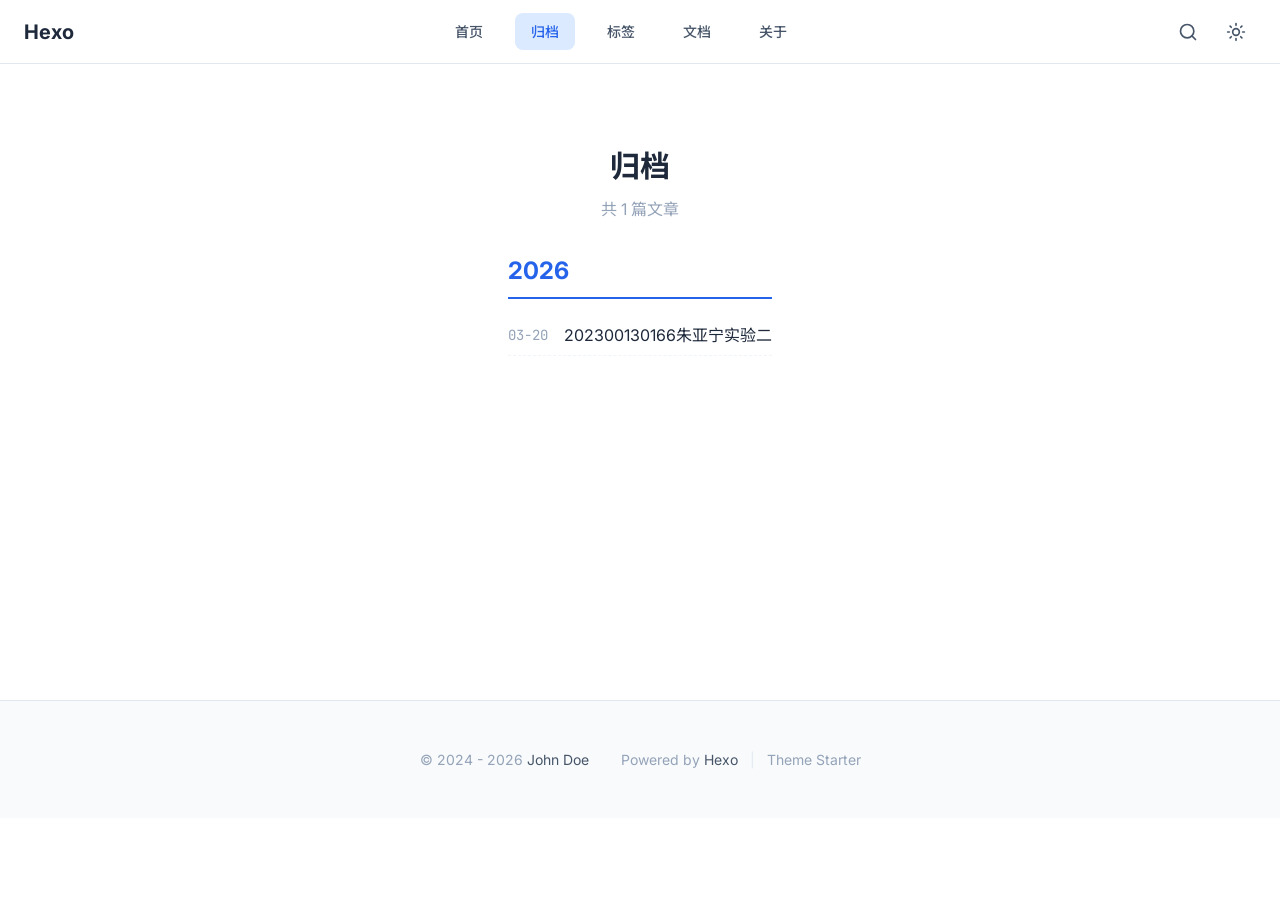
<file: archives/2026/03/index.html>
<!DOCTYPE html>
<html lang="en" data-theme="light">
<head>
  <meta charset="UTF-8">
<meta name="viewport" content="width=device-width, initial-scale=1.0">
<meta http-equiv="X-UA-Compatible" content="ie=edge">

<!-- 标题 -->
<title>Hexo</title>

<!-- 网站描述 -->
<meta name="description" content="">
<meta name="keywords" content="">
<meta name="author" content="John Doe">

<!-- Open Graph -->
<meta property="og:type" content="website">
<meta property="og:title" content="Hexo">
<meta property="og:description" content="">
<meta property="og:url" content="http://example.com/archives/2026/03/index.html">
<meta property="og:site_name" content="Hexo">


<!-- Favicon -->

<link rel="icon" href="/images/favicon.ico">


<!-- 预连接 -->
<link rel="preconnect" href="https://fonts.googleapis.com">
<link rel="preconnect" href="https://fonts.gstatic.com" crossorigin>

<!-- 字体 -->
<link href="https://fonts.googleapis.com/css2?family=Inter:wght@400;500;600;700&family=Noto+Sans+SC:wght@400;500;700&family=JetBrains+Mono:wght@400;500&display=swap" rel="stylesheet">

<!-- 样式表 -->

<link rel="stylesheet" href="/css/style.css">


<!-- RSS -->


<!-- 规范链接 -->
<link rel="canonical" href="http://example.com/archives/2026/03/index.html">

<!-- 主题色 -->
<meta name="theme-color" content="#2563eb" media="(prefers-color-scheme: light)">
<meta name="theme-color" content="#1e293b" media="(prefers-color-scheme: dark)">

<!-- 自定义样式变量 -->
<style>
  :root {
    --primary-color: #2563eb;
  }
</style>

<meta name="generator" content="Hexo 8.1.1"></head>
<body>
  <header class="site-header">
  <div class="header-container">
    <!-- Logo / 站点标题 -->
    <div class="site-brand">
      <a href="/" class="site-logo">
        
          <span class="site-title">Hexo</span>
        
      </a>
    </div>

    <!-- 导航菜单 -->
    <nav class="site-nav">
      <ul class="nav-list">
        
          <li class="nav-item">
            <a href="/" 
               class="nav-link ">
              首页
            </a>
          </li>
        
          <li class="nav-item">
            <a href="/archives" 
               class="nav-link active">
              归档
            </a>
          </li>
        
          <li class="nav-item">
            <a href="/tags" 
               class="nav-link ">
              标签
            </a>
          </li>
        
          <li class="nav-item">
            <a href="/docs/" 
               class="nav-link ">
              文档
            </a>
          </li>
        
          <li class="nav-item">
            <a href="/about" 
               class="nav-link ">
              关于
            </a>
          </li>
        
      </ul>
    </nav>

    <!-- 工具栏 -->
    <div class="header-tools">
      <!-- 搜索按钮 -->
      
        <button class="tool-btn search-toggle" aria-label="搜索" title="搜索">
          <svg xmlns="http://www.w3.org/2000/svg" width="20" height="20" viewBox="0 0 24 24" fill="none" stroke="currentColor" stroke-width="2" stroke-linecap="round" stroke-linejoin="round">
            <circle cx="11" cy="11" r="8"></circle>
            <path d="m21 21-4.3-4.3"></path>
          </svg>
        </button>
      

      <!-- 主题切换 -->
      
        <button class="tool-btn theme-toggle" aria-label="切换主题" title="切换主题">
          <svg class="icon-sun" xmlns="http://www.w3.org/2000/svg" width="20" height="20" viewBox="0 0 24 24" fill="none" stroke="currentColor" stroke-width="2" stroke-linecap="round" stroke-linejoin="round">
            <circle cx="12" cy="12" r="4"></circle>
            <path d="M12 2v2"></path>
            <path d="M12 20v2"></path>
            <path d="m4.93 4.93 1.41 1.41"></path>
            <path d="m17.66 17.66 1.41 1.41"></path>
            <path d="M2 12h2"></path>
            <path d="M20 12h2"></path>
            <path d="m6.34 17.66-1.41 1.41"></path>
            <path d="m19.07 4.93-1.41 1.41"></path>
          </svg>
          <svg class="icon-moon" xmlns="http://www.w3.org/2000/svg" width="20" height="20" viewBox="0 0 24 24" fill="none" stroke="currentColor" stroke-width="2" stroke-linecap="round" stroke-linejoin="round">
            <path d="M12 3a6 6 0 0 0 9 9 9 9 0 1 1-9-9Z"></path>
          </svg>
        </button>
      

      <!-- 移动端菜单按钮 -->
      <button class="tool-btn menu-toggle" aria-label="菜单" title="菜单">
        <svg xmlns="http://www.w3.org/2000/svg" width="20" height="20" viewBox="0 0 24 24" fill="none" stroke="currentColor" stroke-width="2" stroke-linecap="round" stroke-linejoin="round">
          <line x1="4" x2="20" y1="12" y2="12"></line>
          <line x1="4" x2="20" y1="6" y2="6"></line>
          <line x1="4" x2="20" y1="18" y2="18"></line>
        </svg>
      </button>
    </div>
  </div>

  <!-- 移动端导航 -->
  <div class="mobile-nav">
    <ul class="mobile-nav-list">
      
        <li class="mobile-nav-item">
          <a href="/" 
             class="mobile-nav-link ">
            首页
          </a>
        </li>
      
        <li class="mobile-nav-item">
          <a href="/archives" 
             class="mobile-nav-link active">
            归档
          </a>
        </li>
      
        <li class="mobile-nav-item">
          <a href="/tags" 
             class="mobile-nav-link ">
            标签
          </a>
        </li>
      
        <li class="mobile-nav-item">
          <a href="/docs/" 
             class="mobile-nav-link ">
            文档
          </a>
        </li>
      
        <li class="mobile-nav-item">
          <a href="/about" 
             class="mobile-nav-link ">
            关于
          </a>
        </li>
      
    </ul>
  </div>
</header>

  
  <main class="main-content">
    <div class="container">
      <div class="page-layout archive-layout">
  <div class="archive-wrapper">
    <header class="archive-header">
      <h1 class="archive-title">
        
          归档
        
      </h1>
      <p class="archive-count">共 1 篇文章</p>
    </header>

    <div class="archive-content">
      
        
          
          
          <h2 class="archive-year">2026</h2>
          <ul class="archive-list">
        
        
        <li class="archive-item">
          <span class="archive-date">03-20</span>
          <a href="/2026/03/20/202300130166%E6%9C%B1%E4%BA%9A%E5%AE%81%E5%AE%9E%E9%AA%8C%E4%BA%8C/" class="archive-link">202300130166朱亚宁实验二</a>
        </li>
      
      
      
        </ul>
      
    </div>

    <!-- 分页 -->
    

  </div>
</div>

    </div>
  </main>

  <footer class="site-footer">
  <div class="footer-container">
    <div class="footer-content">
      <!-- 版权信息 -->
      <div class="footer-copyright">
        <p>
          &copy; 
          
            2024 - 
          
          2026 
          <a href="/">John Doe</a>
        </p>
      </div>

      <!-- 社交链接 -->
      
        <div class="footer-social">
          
          
          
        </div>
      

      <!-- 技术支持 -->
      <div class="footer-powered">
        <p>
          Powered by <a href="https://hexo.io" target="_blank" rel="noopener noreferrer">Hexo</a>
          <span class="separator">|</span>
          Theme Starter
        </p>
      </div>

      <!-- 备案信息 -->
      

      <!-- 自定义内容 -->
      
    </div>
  </div>
</footer>

  
  <!-- 搜索模态框 -->
  
    <div id="search-modal" class="search-modal">
  <div class="search-container">
    <!-- 搜索头部 -->
    <div class="search-header">
      <div class="search-input-wrapper">
        <svg class="search-icon" xmlns="http://www.w3.org/2000/svg" width="20" height="20" viewBox="0 0 24 24" fill="none" stroke="currentColor" stroke-width="2" stroke-linecap="round" stroke-linejoin="round">
          <circle cx="11" cy="11" r="8"></circle>
          <path d="m21 21-4.3-4.3"></path>
        </svg>
        <input 
          type="text" 
          id="search-input" 
          class="search-input" 
          placeholder="搜索文章、文档..." 
          autocomplete="off"
          autofocus
        >
        <button class="search-close" aria-label="关闭">
          <svg xmlns="http://www.w3.org/2000/svg" width="20" height="20" viewBox="0 0 24 24" fill="none" stroke="currentColor" stroke-width="2" stroke-linecap="round" stroke-linejoin="round">
            <path d="M18 6 6 18"></path>
            <path d="m6 6 12 12"></path>
          </svg>
        </button>
      </div>
      <div class="search-shortcut">
        <kbd>ESC</kbd> 关闭
        <span class="shortcut-divider">|</span>
        <kbd>↑</kbd><kbd>↓</kbd> 导航
        <span class="shortcut-divider">|</span>
        <kbd>Enter</kbd> 打开
      </div>
    </div>

    <!-- 搜索结果 -->
    <div id="search-results" class="search-results">
      <div class="search-tip">输入关键词开始搜索</div>
    </div>

    <!-- 搜索页脚 -->
    <div class="search-footer">
      <span class="search-footer-text">
        <kbd>Ctrl</kbd> + <kbd>K</kbd> 快速搜索
      </span>
    </div>
  </div>
</div>

  

  <!-- 站点配置 -->
  <script>
    window.STARTER_CONFIG = {
      root: '/',
      searchEnabled: true
    };
  </script>

  <!-- 主脚本 -->
  
<script src="/js/main.js"></script>

  
  
    
<script src="/js/search.js"></script>

  
  
  
</body>
</html>
</file>
<file: css/style.css>
/**
 * Hexo Theme Starter - 主样式文件
 */

/* ===== CSS 变量定义 ===== */
:root {
  /* 颜色 */
  --primary-color: #2563eb;
  --primary-hover: #1d4ed8;
  --primary-light: #dbeafe;
  
  /* 文本颜色 */
  --text-primary: #1e293b;
  --text-secondary: #475569;
  --text-muted: #94a3b8;
  --text-inverse: #ffffff;
  
  /* 背景颜色 */
  --bg-primary: #ffffff;
  --bg-secondary: #f8fafc;
  --bg-tertiary: #f1f5f9;
  --bg-hover: #e2e8f0;
  
  /* 边框颜色 */
  --border-color: #e2e8f0;
  --border-light: #f1f5f9;
  
  /* 代码颜色 */
  --code-bg: #f8fafc;
  --code-border: #e2e8f0;
  
  /* 状态颜色 */
  --success: #22c55e;
  --warning: #f59e0b;
  --error: #ef4444;
  --info: #3b82f6;
  
  /* 阴影 */
  --shadow-sm: 0 1px 2px 0 rgba(0, 0, 0, 0.05);
  --shadow-md: 0 4px 6px -1px rgba(0, 0, 0, 0.1), 0 2px 4px -2px rgba(0, 0, 0, 0.1);
  --shadow-lg: 0 10px 15px -3px rgba(0, 0, 0, 0.1), 0 4px 6px -4px rgba(0, 0, 0, 0.1);
  --shadow-xl: 0 20px 25px -5px rgba(0, 0, 0, 0.1), 0 8px 10px -6px rgba(0, 0, 0, 0.1);
  
  /* 字体 */
  --font-sans: 'Inter', 'Noto Sans SC', -apple-system, BlinkMacSystemFont, 'Segoe UI', Roboto, sans-serif;
  --font-mono: 'JetBrains Mono', 'Fira Code', Consolas, monospace;
  
  /* 字体大小 */
  --text-xs: 0.75rem;
  --text-sm: 0.875rem;
  --text-base: 1rem;
  --text-lg: 1.125rem;
  --text-xl: 1.25rem;
  --text-2xl: 1.5rem;
  --text-3xl: 1.875rem;
  --text-4xl: 2.25rem;
  
  /* 行高 */
  --leading-tight: 1.25;
  --leading-normal: 1.5;
  --leading-relaxed: 1.75;
  
  /* 间距 */
  --spacing-xs: 0.25rem;
  --spacing-sm: 0.5rem;
  --spacing-md: 1rem;
  --spacing-lg: 1.5rem;
  --spacing-xl: 2rem;
  --spacing-2xl: 3rem;
  --spacing-3xl: 4rem;
  
  /* 布局 */
  --container-max: 1280px;
  --content-max: 720px;
  --sidebar-width: 280px;
  --toc-width: 240px;
  --header-height: 64px;
  
  /* 圆角 */
  --radius-sm: 4px;
  --radius-md: 8px;
  --radius-lg: 12px;
  --radius-xl: 16px;
  --radius-full: 9999px;
  
  /* 过渡 */
  --transition-fast: 150ms ease;
  --transition-base: 200ms ease;
  --transition-slow: 300ms ease;
  
  /* Z-index */
  --z-dropdown: 100;
  --z-sticky: 200;
  --z-fixed: 300;
  --z-modal: 400;
  --z-tooltip: 500;
}

/* 深色主题 */
[data-theme="dark"] {
  --primary-color: #3b82f6;
  --primary-hover: #60a5fa;
  --primary-light: #1e3a5f;
  
  --text-primary: #f1f5f9;
  --text-secondary: #cbd5e1;
  --text-muted: #64748b;
  --text-inverse: #0f172a;
  
  --bg-primary: #0f172a;
  --bg-secondary: #1e293b;
  --bg-tertiary: #334155;
  --bg-hover: #475569;
  
  --border-color: #334155;
  --border-light: #1e293b;
  
  --code-bg: #1e293b;
  --code-border: #334155;
  
  --shadow-sm: 0 1px 2px 0 rgba(0, 0, 0, 0.3);
  --shadow-md: 0 4px 6px -1px rgba(0, 0, 0, 0.4), 0 2px 4px -2px rgba(0, 0, 0, 0.3);
  --shadow-lg: 0 10px 15px -3px rgba(0, 0, 0, 0.4), 0 4px 6px -4px rgba(0, 0, 0, 0.3);
  --shadow-xl: 0 20px 25px -5px rgba(0, 0, 0, 0.5), 0 8px 10px -6px rgba(0, 0, 0, 0.4);
}

/* ===== 基础样式 ===== */
*,
*::before,
*::after {
  box-sizing: border-box;
  margin: 0;
  padding: 0;
}

html {
  font-size: 16px;
  scroll-behavior: smooth;
  scroll-padding-top: calc(var(--header-height) + var(--spacing-lg));
}

body {
  font-family: var(--font-sans);
  font-size: var(--text-base);
  line-height: var(--leading-normal);
  color: var(--text-primary);
  background-color: var(--bg-primary);
  -webkit-font-smoothing: antialiased;
  -moz-osx-font-smoothing: grayscale;
}

a {
  color: inherit;
  text-decoration: none;
}

img {
  max-width: 100%;
  height: auto;
}

button {
  font-family: inherit;
  cursor: pointer;
  border: none;
  background: none;
}

/* ===== 容器 ===== */
.container {
  width: 100%;
  max-width: var(--container-max);
  margin: 0 auto;
  padding: 0 var(--spacing-lg);
}

/* ===== 头部 ===== */
.site-header {
  position: sticky;
  top: 0;
  z-index: var(--z-sticky);
  height: var(--header-height);
  background-color: var(--bg-primary);
  border-bottom: 1px solid var(--border-color);
  backdrop-filter: blur(10px);
  background-color: rgba(255, 255, 255, 0.9);
}

[data-theme="dark"] .site-header {
  background-color: rgba(15, 23, 42, 0.9);
}

.header-container {
  display: flex;
  align-items: center;
  justify-content: space-between;
  height: 100%;
  max-width: var(--container-max);
  margin: 0 auto;
  padding: 0 var(--spacing-lg);
}

/* Logo / 站点标题 */
.site-brand {
  flex-shrink: 0;
}

.site-logo {
  display: flex;
  align-items: center;
  gap: var(--spacing-sm);
}

.site-logo img {
  height: 32px;
  width: auto;
}

.site-title {
  font-size: var(--text-xl);
  font-weight: 700;
  color: var(--text-primary);
}

/* 导航 */
.site-nav {
  flex: 1;
  display: flex;
  justify-content: center;
}

.nav-list {
  display: flex;
  gap: var(--spacing-md);
  list-style: none;
}

.nav-link {
  display: inline-block;
  padding: var(--spacing-sm) var(--spacing-md);
  font-size: var(--text-sm);
  font-weight: 500;
  color: var(--text-secondary);
  border-radius: var(--radius-md);
  transition: all var(--transition-fast);
}

.nav-link:hover {
  color: var(--text-primary);
  background-color: var(--bg-hover);
}

.nav-link.active {
  color: var(--primary-color);
  background-color: var(--primary-light);
}

/* 工具栏 */
.header-tools {
  display: flex;
  align-items: center;
  gap: var(--spacing-sm);
}

.tool-btn {
  display: flex;
  align-items: center;
  justify-content: center;
  width: 40px;
  height: 40px;
  color: var(--text-secondary);
  border-radius: var(--radius-md);
  transition: all var(--transition-fast);
}

.tool-btn:hover {
  color: var(--text-primary);
  background-color: var(--bg-hover);
}

/* 主题切换按钮 */
.theme-toggle .icon-moon {
  display: none;
}

[data-theme="dark"] .theme-toggle .icon-sun {
  display: none;
}

[data-theme="dark"] .theme-toggle .icon-moon {
  display: block;
}

/* 移动端菜单按钮 */
.menu-toggle {
  display: none;
}

/* 移动端导航 */
.mobile-nav {
  display: none;
  position: absolute;
  top: 100%;
  left: 0;
  right: 0;
  background-color: var(--bg-primary);
  border-bottom: 1px solid var(--border-color);
  box-shadow: var(--shadow-lg);
}

.mobile-nav-list {
  list-style: none;
  padding: var(--spacing-md);
}

.mobile-nav-item {
  border-bottom: 1px solid var(--border-light);
}

.mobile-nav-item:last-child {
  border-bottom: none;
}

.mobile-nav-link {
  display: block;
  padding: var(--spacing-md);
  font-weight: 500;
  color: var(--text-primary);
  transition: background-color var(--transition-fast);
}

.mobile-nav-link:hover {
  background-color: var(--bg-hover);
}

.mobile-nav-link.active {
  color: var(--primary-color);
}

/* ===== 主内容区 ===== */
.main-content {
  min-height: calc(100vh - var(--header-height) - 200px);
  padding: var(--spacing-2xl) 0;
}

/* ===== 页面布局 ===== */
.page-layout {
  display: grid;
  gap: var(--spacing-2xl);
}

/* 博客布局 */
.blog-layout {
  grid-template-columns: 1fr 300px;
}

/* 文章布局 */
.post-layout {
  grid-template-columns: 1fr var(--toc-width);
  max-width: calc(var(--content-max) + var(--toc-width) + var(--spacing-2xl));
  margin: 0 auto;
}

/* 文档布局 */
.doc-layout {
  grid-template-columns: var(--sidebar-width) 1fr var(--toc-width);
}

/* ===== 文章卡片 ===== */
.post-list {
  display: flex;
  flex-direction: column;
  gap: var(--spacing-xl);
}

.post-card {
  background-color: var(--bg-primary);
  border-radius: var(--radius-lg);
  border: 1px solid var(--border-color);
  overflow: hidden;
  transition: all var(--transition-base);
}

.post-card:hover {
  border-color: var(--primary-color);
  box-shadow: var(--shadow-md);
}

.post-cover {
  aspect-ratio: 16 / 9;
  overflow: hidden;
}

.post-cover img {
  width: 100%;
  height: 100%;
  object-fit: cover;
  transition: transform var(--transition-slow);
}

.post-card:hover .post-cover img {
  transform: scale(1.05);
}

.post-card-content {
  padding: var(--spacing-lg);
}

.post-title {
  margin-bottom: var(--spacing-sm);
  font-size: var(--text-xl);
  font-weight: 600;
  line-height: var(--leading-tight);
}

.post-title a {
  color: var(--text-primary);
  transition: color var(--transition-fast);
}

.post-title a:hover {
  color: var(--primary-color);
}

/* 文章元信息 */
.post-meta {
  display: flex;
  flex-wrap: wrap;
  gap: var(--spacing-md);
  margin-bottom: var(--spacing-md);
  font-size: var(--text-sm);
  color: var(--text-muted);
}

.meta-item {
  display: inline-flex;
  align-items: center;
  gap: var(--spacing-xs);
}

.meta-item svg {
  flex-shrink: 0;
}

.meta-item a {
  color: var(--text-secondary);
  transition: color var(--transition-fast);
}

.meta-item a:hover {
  color: var(--primary-color);
}

/* 文章摘要 */
.post-excerpt {
  margin-bottom: var(--spacing-md);
  color: var(--text-secondary);
  line-height: var(--leading-relaxed);
}

/* 阅读更多 */
.read-more {
  display: inline-flex;
  align-items: center;
  gap: var(--spacing-xs);
  font-size: var(--text-sm);
  font-weight: 500;
  color: var(--primary-color);
  transition: gap var(--transition-fast);
}

.read-more:hover {
  gap: var(--spacing-sm);
}

/* ===== 文章页 ===== */
.post-article {
  max-width: var(--content-max);
}

.post-header {
  margin-bottom: var(--spacing-xl);
  padding-bottom: var(--spacing-xl);
  border-bottom: 1px solid var(--border-color);
}

.post-header .post-title {
  margin-bottom: var(--spacing-md);
  font-size: var(--text-3xl);
}

.post-header .post-cover {
  margin-top: var(--spacing-lg);
  border-radius: var(--radius-lg);
}

/* 文章标签 */
.post-tags {
  display: flex;
  flex-wrap: wrap;
  align-items: center;
  gap: var(--spacing-sm);
  margin-top: var(--spacing-xl);
  padding-top: var(--spacing-lg);
  border-top: 1px solid var(--border-color);
  color: var(--text-muted);
}

.post-tags svg {
  flex-shrink: 0;
}

.tag-link {
  display: inline-block;
  padding: var(--spacing-xs) var(--spacing-sm);
  font-size: var(--text-sm);
  color: var(--primary-color);
  background-color: var(--primary-light);
  border-radius: var(--radius-full);
  transition: all var(--transition-fast);
}

.tag-link:hover {
  color: var(--text-inverse);
  background-color: var(--primary-color);
}

/* 版权信息 */
.post-copyright {
  margin-top: var(--spacing-xl);
  padding: var(--spacing-lg);
  font-size: var(--text-sm);
  color: var(--text-secondary);
  background-color: var(--bg-secondary);
  border-radius: var(--radius-md);
  border-left: 4px solid var(--primary-color);
}

.post-copyright p {
  margin-bottom: var(--spacing-xs);
}

.post-copyright p:last-child {
  margin-bottom: 0;
}

.post-copyright a {
  color: var(--primary-color);
}

/* 文章导航 */
.post-nav {
  display: flex;
  gap: var(--spacing-lg);
  margin-top: var(--spacing-2xl);
}

.post-nav-item {
  flex: 1;
  display: flex;
  flex-direction: column;
  gap: var(--spacing-xs);
  padding: var(--spacing-lg);
  background-color: var(--bg-secondary);
  border-radius: var(--radius-md);
  border: 1px solid var(--border-color);
  transition: all var(--transition-fast);
}

.post-nav-item:hover {
  border-color: var(--primary-color);
  background-color: var(--primary-light);
}

.post-nav-item.disabled {
  opacity: 0;
  pointer-events: none;
}

.post-nav-item.next {
  text-align: right;
}

.post-nav-label {
  font-size: var(--text-sm);
  color: var(--text-muted);
}

.post-nav-title {
  font-weight: 500;
  color: var(--text-primary);
}

/* ===== TOC 目录 ===== */
.post-toc,
.doc-toc {
  position: sticky;
  top: calc(var(--header-height) + var(--spacing-lg));
  max-height: calc(100vh - var(--header-height) - var(--spacing-2xl));
  overflow-y: auto;
}

.toc-wrapper {
  padding: var(--spacing-md);
  background-color: var(--bg-secondary);
  border-radius: var(--radius-md);
  border: 1px solid var(--border-color);
}

.toc-title {
  margin-bottom: var(--spacing-md);
  font-size: var(--text-sm);
  font-weight: 600;
  color: var(--text-muted);
  text-transform: uppercase;
  letter-spacing: 0.05em;
}

.toc-content {
  font-size: var(--text-sm);
}

.toc-content ol {
  list-style: none;
  padding-left: 0;
}

.toc-content ol ol {
  padding-left: var(--spacing-md);
}

.toc-content li {
  margin-bottom: var(--spacing-xs);
}

.toc-content a {
  display: block;
  padding: var(--spacing-xs) 0;
  color: var(--text-secondary);
  transition: color var(--transition-fast);
}

.toc-content a:hover {
  color: var(--primary-color);
}

.toc-content .active > a {
  color: var(--primary-color);
  font-weight: 500;
}

/* ===== 博客侧边栏 ===== */
.blog-sidebar {
  display: flex;
  flex-direction: column;
  gap: var(--spacing-lg);
}

.sidebar-widget {
  padding: var(--spacing-lg);
  background-color: var(--bg-secondary);
  border-radius: var(--radius-md);
  border: 1px solid var(--border-color);
}

.widget-title {
  margin-bottom: var(--spacing-md);
  font-size: var(--text-sm);
  font-weight: 600;
  color: var(--text-muted);
  text-transform: uppercase;
  letter-spacing: 0.05em;
}

/* 作者信息 */
.author-widget {
  text-align: center;
}

.author-avatar {
  width: 80px;
  height: 80px;
  margin: 0 auto var(--spacing-md);
  border-radius: var(--radius-full);
  overflow: hidden;
}

.author-avatar img {
  width: 100%;
  height: 100%;
  object-fit: cover;
}

.avatar-placeholder {
  display: flex;
  align-items: center;
  justify-content: center;
  width: 100%;
  height: 100%;
  font-size: var(--text-2xl);
  font-weight: 700;
  color: var(--text-inverse);
  background-color: var(--primary-color);
}

.author-name {
  margin-bottom: var(--spacing-xs);
  font-size: var(--text-lg);
  font-weight: 600;
}

.author-desc {
  margin-bottom: var(--spacing-md);
  font-size: var(--text-sm);
  color: var(--text-muted);
}

.author-stats {
  display: flex;
  justify-content: center;
  gap: var(--spacing-lg);
  padding-top: var(--spacing-md);
  border-top: 1px solid var(--border-color);
}

.stat-item {
  text-align: center;
}

.stat-count {
  display: block;
  font-size: var(--text-xl);
  font-weight: 700;
  color: var(--primary-color);
}

.stat-label {
  font-size: var(--text-xs);
  color: var(--text-muted);
}

/* 最新文章 */
.recent-posts-list {
  list-style: none;
}

.recent-post-item {
  padding: var(--spacing-sm) 0;
  border-bottom: 1px solid var(--border-light);
}

.recent-post-item:last-child {
  border-bottom: none;
  padding-bottom: 0;
}

.recent-post-item a {
  display: flex;
  justify-content: space-between;
  gap: var(--spacing-sm);
  color: var(--text-secondary);
  transition: color var(--transition-fast);
}

.recent-post-item a:hover {
  color: var(--primary-color);
}

.recent-post-title {
  flex: 1;
  overflow: hidden;
  text-overflow: ellipsis;
  white-space: nowrap;
}

.recent-post-date {
  flex-shrink: 0;
  font-size: var(--text-xs);
  color: var(--text-muted);
}

/* 侧边栏标签 */
.sidebar-tags {
  display: flex;
  flex-wrap: wrap;
  gap: var(--spacing-xs);
}

.sidebar-tag {
  display: inline-flex;
  align-items: center;
  gap: var(--spacing-xs);
  padding: var(--spacing-xs) var(--spacing-sm);
  font-size: var(--text-xs);
  color: var(--text-secondary);
  background-color: var(--bg-tertiary);
  border-radius: var(--radius-full);
  transition: all var(--transition-fast);
}

.sidebar-tag:hover {
  color: var(--primary-color);
  background-color: var(--primary-light);
}

.sidebar-tag .tag-count {
  font-size: var(--text-xs);
  color: var(--text-muted);
}

/* 归档列表 */
.archives-list {
  list-style: none;
}

.archives-list .archive-item {
  padding: var(--spacing-xs) 0;
}

.archives-list .archive-item a {
  display: flex;
  justify-content: space-between;
  color: var(--text-secondary);
  transition: color var(--transition-fast);
}

.archives-list .archive-item a:hover {
  color: var(--primary-color);
}

.archives-list .archive-count {
  font-size: var(--text-xs);
  color: var(--text-muted);
}

/* ===== 归档页 ===== */
.archive-wrapper {
  max-width: var(--content-max);
  margin: 0 auto;
  padding: var(--spacing-xl) 0;
}

.archive-header {
  margin-bottom: var(--spacing-xl);
  text-align: center;
}

.archive-title {
  display: inline-flex;
  align-items: center;
  gap: var(--spacing-sm);
  margin-bottom: var(--spacing-sm);
  font-size: var(--text-3xl);
}

.archive-count {
  color: var(--text-muted);
}

.archive-year {
  margin-top: var(--spacing-xl);
  margin-bottom: var(--spacing-md);
  padding-bottom: var(--spacing-sm);
  font-size: var(--text-2xl);
  font-weight: 700;
  color: var(--primary-color);
  border-bottom: 2px solid var(--primary-color);
}

.archive-list {
  list-style: none;
}

.archive-content .archive-item {
  display: flex;
  align-items: center;
  gap: var(--spacing-md);
  padding: var(--spacing-sm) 0;
  border-bottom: 1px dashed var(--border-light);
}

.archive-content .archive-date {
  flex-shrink: 0;
  font-family: var(--font-mono);
  font-size: var(--text-sm);
  color: var(--text-muted);
}

.archive-content .archive-link {
  color: var(--text-primary);
  transition: color var(--transition-fast);
}

.archive-content .archive-link:hover {
  color: var(--primary-color);
}

/* ===== 标签云页 ===== */
.tags-wrapper {
  max-width: var(--content-max);
  margin: 0 auto;
  padding: var(--spacing-xl) 0;
}

.tags-header {
  margin-bottom: var(--spacing-xl);
  text-align: center;
}

.tags-title {
  margin-bottom: var(--spacing-sm);
  font-size: var(--text-3xl);
}

.tags-count {
  color: var(--text-muted);
}

.tags-cloud {
  display: flex;
  flex-wrap: wrap;
  justify-content: center;
  gap: var(--spacing-md);
  padding: var(--spacing-xl);
  background-color: var(--bg-secondary);
  border-radius: var(--radius-lg);
  border: 1px solid var(--border-color);
}

.tag-cloud-item {
  display: inline-flex;
  align-items: center;
  gap: var(--spacing-xs);
  padding: var(--spacing-xs) var(--spacing-md);
  color: var(--text-secondary);
  background-color: var(--bg-primary);
  border-radius: var(--radius-full);
  border: 1px solid var(--border-color);
  transition: all var(--transition-fast);
}

.tag-cloud-item:hover {
  color: var(--primary-color);
  border-color: var(--primary-color);
  background-color: var(--primary-light);
}

.tag-cloud-item .tag-count {
  font-size: var(--text-xs);
  color: var(--text-muted);
}

/* ===== 分页 ===== */
.pagination {
  display: flex;
  justify-content: center;
  align-items: center;
  gap: var(--spacing-md);
  margin-top: var(--spacing-2xl);
}

.page-link {
  display: inline-flex;
  align-items: center;
  gap: var(--spacing-xs);
  padding: var(--spacing-sm) var(--spacing-md);
  font-size: var(--text-sm);
  font-weight: 500;
  color: var(--text-secondary);
  background-color: var(--bg-secondary);
  border-radius: var(--radius-md);
  border: 1px solid var(--border-color);
  transition: all var(--transition-fast);
}

.page-link:hover:not(.disabled) {
  color: var(--primary-color);
  border-color: var(--primary-color);
}

.page-link.disabled {
  opacity: 0.5;
  cursor: not-allowed;
}

.page-numbers {
  display: flex;
  align-items: center;
  gap: var(--spacing-xs);
}

.page-number {
  display: inline-flex;
  align-items: center;
  justify-content: center;
  min-width: 36px;
  height: 36px;
  font-size: var(--text-sm);
  color: var(--text-secondary);
  background-color: var(--bg-secondary);
  border-radius: var(--radius-md);
  border: 1px solid var(--border-color);
  transition: all var(--transition-fast);
}

.page-number:hover:not(.current) {
  color: var(--primary-color);
  border-color: var(--primary-color);
}

.page-number.current {
  color: var(--text-inverse);
  background-color: var(--primary-color);
  border-color: var(--primary-color);
}

.page-ellipsis {
  padding: 0 var(--spacing-xs);
  color: var(--text-muted);
}

/* ===== 文档侧边栏 ===== */
.doc-sidebar {
  position: sticky;
  top: calc(var(--header-height) + var(--spacing-lg));
  max-height: calc(100vh - var(--header-height) - var(--spacing-2xl));
  overflow-y: auto;
}

.doc-sidebar-wrapper {
  padding: var(--spacing-md);
  background-color: var(--bg-secondary);
  border-radius: var(--radius-lg);
  border: 1px solid var(--border-color);
}

.doc-sidebar-title {
  margin-bottom: var(--spacing-md);
  padding-bottom: var(--spacing-sm);
  font-size: var(--text-base);
  font-weight: 600;
  color: var(--text-primary);
  border-bottom: 1px solid var(--border-color);
}

/* 树形目录 */
.doc-tree {
  font-size: var(--text-sm);
}

.tree-item {
  user-select: none;
}

/* 每一行 */
.tree-row {
  display: flex;
  align-items: center;
  height: 32px;
  padding-right: var(--spacing-sm);
  border-radius: var(--radius-sm);
  cursor: pointer;
  transition: background-color var(--transition-fast);
}

.tree-row:hover {
  background-color: var(--bg-hover);
}

.tree-row.active {
  background-color: var(--primary-light);
}

.tree-row.active .tree-label {
  color: var(--primary-color);
  font-weight: 500;
}

/* 展开箭头 */
.tree-arrow {
  display: flex;
  align-items: center;
  justify-content: center;
  width: 20px;
  height: 20px;
  color: var(--text-muted);
  transition: transform var(--transition-fast);
  flex-shrink: 0;
}

.tree-arrow.open {
  transform: rotate(90deg);
}

.tree-arrow-placeholder {
  width: 20px;
  height: 20px;
  flex-shrink: 0;
}

/* 标签文字 */
.tree-label {
  flex: 1;
  overflow: hidden;
  text-overflow: ellipsis;
  white-space: nowrap;
  color: var(--text-secondary);
  line-height: 32px;
}

.tree-label.tree-folder {
  color: var(--text-primary);
  font-weight: 500;
}

a.tree-label:hover {
  color: var(--primary-color);
}

/* 子项容器 */
.tree-children {
  display: none;
}

.tree-children.open {
  display: block;
}

/* 空状态 */
.doc-sidebar-empty {
  padding: var(--spacing-xl);
  font-size: var(--text-sm);
  color: var(--text-muted);
  text-align: center;
}

/* 文档侧边栏切换按钮 */
.doc-sidebar-toggle {
  display: none;
  position: fixed;
  bottom: var(--spacing-lg);
  left: var(--spacing-lg);
  z-index: var(--z-fixed);
  width: 48px;
  height: 48px;
  align-items: center;
  justify-content: center;
  color: var(--text-inverse);
  background-color: var(--primary-color);
  border-radius: var(--radius-full);
  box-shadow: var(--shadow-lg);
  transition: all var(--transition-fast);
}

.doc-sidebar-toggle:hover {
  background-color: var(--primary-hover);
  transform: scale(1.1);
}

/* ===== 文档页 ===== */
.doc-article {
  max-width: var(--content-max);
  padding: var(--spacing-xl) var(--spacing-lg);
}

.doc-header {
  margin-bottom: var(--spacing-xl);
  padding-bottom: var(--spacing-lg);
  border-bottom: 1px solid var(--border-color);
}

.doc-title {
  margin-bottom: var(--spacing-md);
  font-size: var(--text-3xl);
  font-weight: 700;
}

.doc-meta {
  display: flex;
  flex-wrap: wrap;
  gap: var(--spacing-md);
  font-size: var(--text-sm);
  color: var(--text-muted);
}

.doc-meta .meta-item {
  display: inline-flex;
  align-items: center;
  gap: var(--spacing-xs);
}

/* 文档导航 */
.doc-nav {
  display: flex;
  gap: var(--spacing-lg);
  margin-top: var(--spacing-2xl);
  padding-top: var(--spacing-xl);
  border-top: 1px solid var(--border-color);
}

.doc-nav-item {
  flex: 1;
  display: flex;
  align-items: center;
  gap: var(--spacing-sm);
  padding: var(--spacing-lg);
  background-color: var(--bg-secondary);
  border-radius: var(--radius-md);
  border: 1px solid var(--border-color);
  transition: all var(--transition-fast);
}

.doc-nav-item:hover {
  border-color: var(--primary-color);
  background-color: var(--primary-light);
}

.doc-nav-item.disabled {
  opacity: 0;
  pointer-events: none;
}

.doc-nav-item.next {
  flex-direction: row-reverse;
  text-align: right;
}

.doc-nav-text {
  display: flex;
  flex-direction: column;
  gap: var(--spacing-xs);
}

.doc-nav-label {
  font-size: var(--text-xs);
  color: var(--text-muted);
}

.doc-nav-title {
  font-weight: 500;
  color: var(--text-primary);
}

/* ===== 搜索模态框 ===== */
.search-modal {
  display: none;
  position: fixed;
  top: 0;
  left: 0;
  right: 0;
  bottom: 0;
  z-index: var(--z-modal);
  background-color: rgba(0, 0, 0, 0.5);
  backdrop-filter: blur(4px);
  align-items: flex-start;
  justify-content: center;
  padding-top: 10vh;
}

.search-modal.active {
  display: flex;
}

.search-container {
  width: 100%;
  max-width: 600px;
  max-height: 80vh;
  margin: 0 var(--spacing-md);
  background-color: var(--bg-primary);
  border-radius: var(--radius-lg);
  box-shadow: var(--shadow-xl);
  overflow: hidden;
  display: flex;
  flex-direction: column;
}

.search-header {
  padding: var(--spacing-md);
  border-bottom: 1px solid var(--border-color);
}

.search-input-wrapper {
  display: flex;
  align-items: center;
  gap: var(--spacing-sm);
  padding: var(--spacing-sm) var(--spacing-md);
  background-color: var(--bg-secondary);
  border-radius: var(--radius-md);
  border: 1px solid var(--border-color);
}

.search-input-wrapper:focus-within {
  border-color: var(--primary-color);
}

.search-icon {
  flex-shrink: 0;
  color: var(--text-muted);
}

.search-input {
  flex: 1;
  border: none;
  background: none;
  font-size: var(--text-base);
  color: var(--text-primary);
  outline: none;
}

.search-input::placeholder {
  color: var(--text-muted);
}

.search-close {
  flex-shrink: 0;
  display: flex;
  align-items: center;
  justify-content: center;
  width: 32px;
  height: 32px;
  color: var(--text-muted);
  border-radius: var(--radius-sm);
  transition: all var(--transition-fast);
}

.search-close:hover {
  color: var(--text-primary);
  background-color: var(--bg-hover);
}

.search-shortcut {
  display: flex;
  align-items: center;
  gap: var(--spacing-sm);
  margin-top: var(--spacing-sm);
  font-size: var(--text-xs);
  color: var(--text-muted);
}

.search-shortcut kbd {
  padding: 2px 6px;
  font-family: var(--font-mono);
  font-size: var(--text-xs);
  background-color: var(--bg-secondary);
  border: 1px solid var(--border-color);
  border-radius: var(--radius-sm);
}

.shortcut-divider {
  color: var(--border-color);
}

.search-results {
  flex: 1;
  overflow-y: auto;
  padding: var(--spacing-md);
}

.search-tip,
.search-loading,
.search-empty,
.search-error {
  padding: var(--spacing-xl);
  text-align: center;
  color: var(--text-muted);
}

.search-result-item {
  display: block;
  padding: var(--spacing-md);
  margin-bottom: var(--spacing-sm);
  background-color: var(--bg-secondary);
  border-radius: var(--radius-md);
  border: 1px solid var(--border-color);
  transition: all var(--transition-fast);
}

.search-result-item:hover {
  border-color: var(--primary-color);
  background-color: var(--primary-light);
}

.search-result-title {
  font-weight: 600;
  color: var(--text-primary);
  margin-bottom: var(--spacing-xs);
}

.search-result-excerpt {
  font-size: var(--text-sm);
  color: var(--text-secondary);
  margin-bottom: var(--spacing-xs);
}

.search-result-tags {
  display: flex;
  flex-wrap: wrap;
  gap: var(--spacing-xs);
  margin-bottom: var(--spacing-xs);
}

.search-tag {
  display: inline-block;
  padding: 2px 8px;
  font-size: var(--text-xs);
  color: var(--primary-color);
  background-color: var(--primary-light);
  border-radius: var(--radius-full);
}

.search-result-date {
  font-size: var(--text-xs);
  color: var(--text-muted);
}

.search-result-item mark {
  background-color: rgba(245, 158, 11, 0.3);
  color: inherit;
  padding: 0 2px;
  border-radius: 2px;
}

.search-footer {
  padding: var(--spacing-sm) var(--spacing-md);
  border-top: 1px solid var(--border-color);
  text-align: center;
}

.search-footer-text {
  font-size: var(--text-xs);
  color: var(--text-muted);
}

.search-footer kbd {
  padding: 2px 6px;
  font-family: var(--font-mono);
  font-size: var(--text-xs);
  background-color: var(--bg-secondary);
  border: 1px solid var(--border-color);
  border-radius: var(--radius-sm);
}

/* ===== 页脚 ===== */
.site-footer {
  padding: var(--spacing-2xl) 0;
  background-color: var(--bg-secondary);
  border-top: 1px solid var(--border-color);
}

.footer-container {
  max-width: var(--container-max);
  margin: 0 auto;
  padding: 0 var(--spacing-lg);
}

.footer-content {
  display: flex;
  flex-wrap: wrap;
  justify-content: center;
  align-items: center;
  gap: var(--spacing-md);
  text-align: center;
  font-size: var(--text-sm);
  color: var(--text-muted);
}

.footer-content a {
  color: var(--text-secondary);
  transition: color var(--transition-fast);
}

.footer-content a:hover {
  color: var(--primary-color);
}

.footer-social {
  display: flex;
  gap: var(--spacing-md);
}

.footer-social a {
  display: flex;
  align-items: center;
  justify-content: center;
  width: 36px;
  height: 36px;
  color: var(--text-muted);
  background-color: var(--bg-tertiary);
  border-radius: var(--radius-full);
  transition: all var(--transition-fast);
}

.footer-social a:hover {
  color: var(--primary-color);
  background-color: var(--primary-light);
}

.footer-powered .separator {
  margin: 0 var(--spacing-sm);
  color: var(--border-color);
}

/* ===== 普通页面 ===== */
.page-single {
  max-width: var(--content-max);
  margin: 0 auto;
}

.page-article {
  padding: var(--spacing-xl) 0;
}

.page-header {
  margin-bottom: var(--spacing-xl);
  text-align: center;
}

.page-title {
  font-size: var(--text-3xl);
  font-weight: 700;
}

/* ===== 图片灯箱 ===== */
.lightbox {
  display: none;
  position: fixed;
  top: 0;
  left: 0;
  right: 0;
  bottom: 0;
  z-index: var(--z-modal);
  background-color: rgba(0, 0, 0, 0.9);
  align-items: center;
  justify-content: center;
  cursor: zoom-out;
}

.lightbox.active {
  display: flex;
}

.lightbox img {
  max-width: 90vw;
  max-height: 90vh;
  border-radius: var(--radius-md);
  box-shadow: var(--shadow-xl);
}

/* ===== 滚动条样式 ===== */
::-webkit-scrollbar {
  width: 8px;
  height: 8px;
}

::-webkit-scrollbar-track {
  background-color: var(--bg-secondary);
}

::-webkit-scrollbar-thumb {
  background-color: var(--border-color);
  border-radius: var(--radius-full);
}

::-webkit-scrollbar-thumb:hover {
  background-color: var(--text-muted);
}

/* ===== 选中文本 ===== */
::selection {
  background-color: var(--primary-color);
  color: var(--text-inverse);
}

/* ===== Markdown 内容样式 ===== */
.markdown-body {
  font-size: var(--text-base);
  line-height: var(--leading-relaxed);
  color: var(--text-primary);
  word-wrap: break-word;
}

.markdown-body h1,
.markdown-body h2,
.markdown-body h3,
.markdown-body h4,
.markdown-body h5,
.markdown-body h6 {
  margin-top: var(--spacing-xl);
  margin-bottom: var(--spacing-md);
  font-weight: 600;
  line-height: var(--leading-tight);
  color: var(--text-primary);
}

.markdown-body h1 { font-size: var(--text-3xl); }
.markdown-body h2 { font-size: var(--text-2xl); }
.markdown-body h3 { font-size: var(--text-xl); }
.markdown-body h4 { font-size: var(--text-lg); }
.markdown-body h5 { font-size: var(--text-base); }
.markdown-body h6 { font-size: var(--text-sm); color: var(--text-secondary); }

.markdown-body h1:first-child,
.markdown-body h2:first-child,
.markdown-body h3:first-child {
  margin-top: 0;
}

.markdown-body p {
  margin-top: 0;
  margin-bottom: var(--spacing-md);
}

.markdown-body a {
  color: var(--primary-color);
  text-decoration: none;
  transition: color var(--transition-fast);
}

.markdown-body a:hover {
  color: var(--primary-hover);
  text-decoration: underline;
}

.markdown-body strong {
  font-weight: 600;
  color: var(--text-primary);
}

.markdown-body ul,
.markdown-body ol {
  margin-top: 0;
  margin-bottom: var(--spacing-md);
  padding-left: var(--spacing-xl);
}

.markdown-body li {
  margin-bottom: var(--spacing-xs);
}

.markdown-body blockquote {
  margin: var(--spacing-md) 0;
  padding: var(--spacing-md) var(--spacing-lg);
  border-left: 4px solid var(--primary-color);
  background-color: var(--bg-secondary);
  border-radius: 0 var(--radius-md) var(--radius-md) 0;
  color: var(--text-secondary);
}

.markdown-body code {
  padding: 0.2em 0.4em;
  font-family: var(--font-mono);
  font-size: 0.9em;
  background-color: var(--code-bg);
  border: 1px solid var(--code-border);
  border-radius: var(--radius-sm);
  color: var(--text-primary);
}

.markdown-body pre {
  margin: var(--spacing-md) 0;
  padding: var(--spacing-md);
  overflow-x: auto;
  font-family: var(--font-mono);
  font-size: var(--text-sm);
  line-height: 1.6;
  background-color: var(--code-bg);
  border: 1px solid var(--code-border);
  border-radius: var(--radius-md);
}

.markdown-body pre code {
  padding: 0;
  font-size: inherit;
  background: transparent;
  border: none;
  border-radius: 0;
}

/* Hexo 代码高亮 - 隐藏行号，简洁显示 */
.markdown-body figure.highlight {
  margin: var(--spacing-md) 0;
  background-color: var(--code-bg);
  border: 1px solid var(--code-border);
  border-radius: var(--radius-md);
  overflow-x: auto;
  overflow-y: hidden;
}

.markdown-body figure.highlight pre {
  margin: 0;
  padding: var(--spacing-md);
  background: transparent;
  border: none;
}

.markdown-body figure.highlight table {
  width: 100%;
  margin: 0;
  border: none;
}

.markdown-body figure.highlight td {
  padding: 0;
  border: none;
}

/* 隐藏行号列 */
.markdown-body figure.highlight .gutter {
  display: none;
}

.markdown-body figure.highlight .code {
  width: 100%;
}

.markdown-body figure.highlight .code pre {
  padding: var(--spacing-md);
}

.markdown-body table {
  width: 100%;
  margin: var(--spacing-md) 0;
  border-collapse: collapse;
  border: 1px solid var(--border-color);
}

.markdown-body th,
.markdown-body td {
  padding: var(--spacing-sm) var(--spacing-md);
  border: 1px solid var(--border-color);
  text-align: left;
}

.markdown-body th {
  font-weight: 600;
  background-color: var(--bg-secondary);
}

.markdown-body hr {
  height: 1px;
  margin: var(--spacing-xl) 0;
  background-color: var(--border-color);
  border: none;
}

.markdown-body img {
  max-width: 100%;
  height: auto;
  border-radius: var(--radius-md);
  box-shadow: var(--shadow-sm);
}

/* ===== 响应式样式 ===== */
@media (max-width: 1279px) {
  .doc-toc {
    display: none;
  }
}

@media (max-width: 1024px) {
  .blog-layout {
    grid-template-columns: 1fr;
  }
  
  .blog-sidebar {
    display: none;
  }
  
  .post-toc {
    display: none;
  }
  
  .post-layout {
    grid-template-columns: 1fr;
    max-width: var(--content-max);
    margin: 0 auto;
  }
}

@media (max-width: 768px) {
  :root {
    --header-height: 56px;
  }
  
  .site-nav {
    display: none;
  }
  
  .menu-toggle {
    display: flex;
  }
  
  .mobile-nav.active {
    display: block;
  }
  
  .doc-layout {
    grid-template-columns: 1fr;
  }
  
  .doc-sidebar {
    position: fixed;
    left: -100%;
    top: var(--header-height);
    width: 80%;
    max-width: 300px;
    height: calc(100vh - var(--header-height));
    z-index: var(--z-fixed);
    background-color: var(--bg-primary);
    box-shadow: var(--shadow-xl);
    transition: left var(--transition-slow);
  }
  
  .doc-sidebar.active {
    left: 0;
  }
  
  .doc-sidebar-toggle {
    display: flex;
  }
  
  .pagination {
    flex-direction: column;
    gap: var(--spacing-sm);
  }
}

@media (max-width: 480px) {
  .post-nav {
    flex-direction: column;
  }
  
  .post-nav-item {
    width: 100%;
  }
  
  .doc-nav {
    flex-direction: column;
  }
  
  .doc-nav-item {
    width: 100%;
  }
}
</file>
